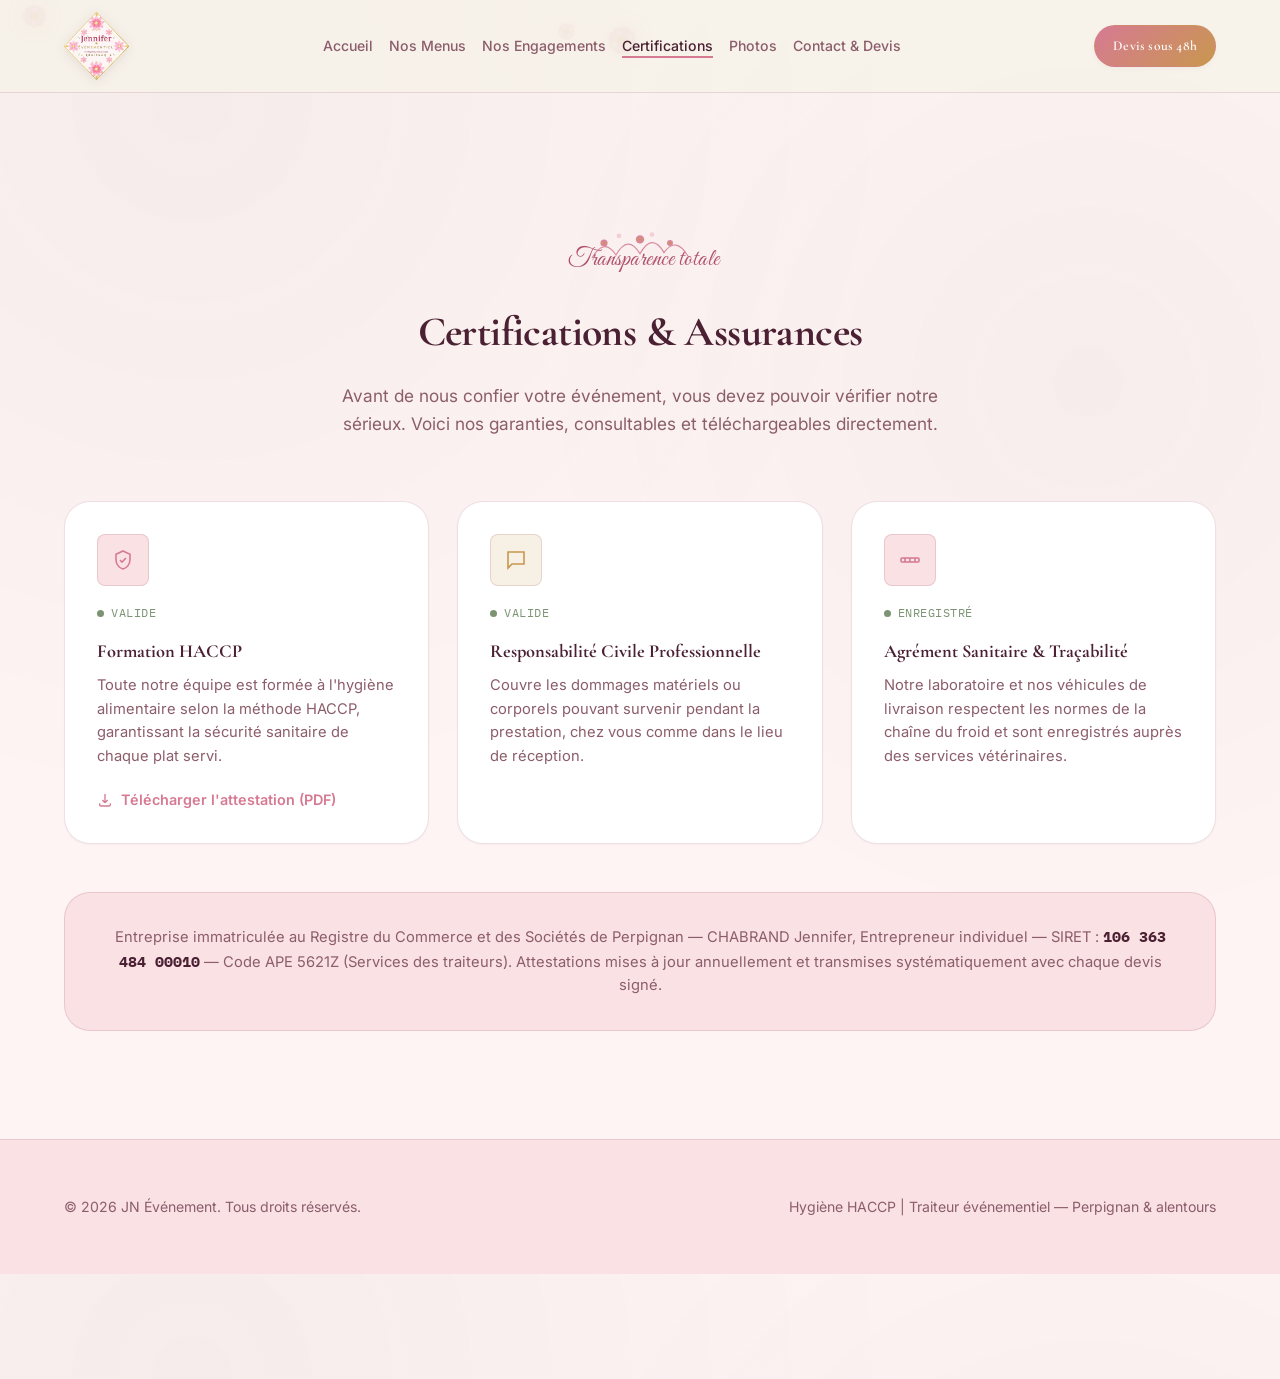
<file: certifications.html>
<!DOCTYPE html>
<html lang="fr">
<head>
<meta charset="UTF-8">
<meta name="viewport" content="width=device-width, initial-scale=1.0">
<title>Certifications &amp; Assurances — JN Événement</title>
<meta name="description" content="Formation HACCP, assurance RC Professionnelle traiteur, agrément sanitaire : consultez et téléchargez nos attestations.">
<meta property="og:type" content="website">
<meta property="og:title" content="Certifications & Assurances — JN Événement">
<meta property="og:description" content="Formation HACCP, assurance RC Professionnelle traiteur, agrément sanitaire : consultez et téléchargez nos attestations.">
<meta property="og:image" content="https://jennifer-evenement.com/og-image.png">
<meta property="og:url" content="https://jennifer-evenement.com/certifications.html">
<meta property="og:locale" content="fr_FR">
<link rel="preconnect" href="https://fonts.googleapis.com">
<link rel="preconnect" href="https://fonts.gstatic.com" crossorigin>
<link href="https://fonts.googleapis.com/css2?family=Space+Grotesk:wght@500;700&family=Inter:wght@400;500;600;700&family=IBM+Plex+Mono:wght@500;600&display=swap" rel="stylesheet">
<link rel="stylesheet" href="style.css">
<link rel="icon" type="image/png" sizes="512x512" href="favicon-512.png">
<link rel="icon" type="image/png" sizes="192x192" href="favicon-192.png">
<link rel="icon" type="image/png" sizes="32x32" href="favicon-32.png">
<link rel="apple-touch-icon" href="apple-touch-icon.png">
</head>

<body>
<div id="jn-scroll-progress"></div>
<div id="page-loader">
  <div class="loader-mark">JN <span>ÉVÉNEMENT</span> <span class="loader-dot"></span></div>
</div>

<header>
  <div class="nav wrap">
    <div class="brand" id="brand-logo"><img src="img/logo.png" alt="Jennifer Événementiel" class="brand-logo-img"></div>
    <ul id="nav-menu">
      <li><a href="index.html">Accueil</a></li>
      <li><a href="menus.html">Nos Menus</a></li>
      <li><a href="engagements.html">Nos Engagements</a></li>
      <li><a href="certifications.html" class="active">Certifications</a></li>
      <li><a href="realisations.html">Photos</a></li>
      <li><a href="contact.html">Contact &amp; Devis</a></li>
    </ul>
    <div class="header-social" style="display:flex; align-items:center; gap:8px; margin-right:10px;">
      <a href="https://www.facebook.com/share/1PjYWkXUKU/?mibextid=wwXIfr" target="_blank" rel="noopener" aria-label="Facebook" style="width:30px; height:30px; border-radius:50%; background:#1877F2; display:flex; align-items:center; justify-content:center; flex-shrink:0;">
        <svg width="15" height="15" viewBox="0 0 24 24" fill="white"><path d="M22 12c0-5.523-4.477-10-10-10S2 6.477 2 12c0 4.991 3.657 9.128 8.438 9.878v-6.987h-2.54V12h2.54V9.797c0-2.506 1.492-3.89 3.777-3.89 1.094 0 2.238.195 2.238.195v2.46h-1.26c-1.243 0-1.63.771-1.63 1.562V12h2.773l-.443 2.89h-2.33v6.988C18.343 21.128 22 16.991 22 12z"/></svg>
      </a>
      <a href="https://www.instagram.com/jenniferevenement?igsh=cGhldnp1eXBiN2Ni&utm_source=qr" target="_blank" rel="noopener" aria-label="Instagram" style="width:30px; height:30px; border-radius:50%; background:radial-gradient(circle at 30% 107%, #fdf497 0%, #fdf497 5%, #fd5949 45%, #d6249f 60%, #285AEB 90%); display:flex; align-items:center; justify-content:center; flex-shrink:0;">
        <svg width="15" height="15" viewBox="0 0 24 24" fill="white"><path d="M12 2c2.717 0 3.056.01 4.122.06 1.065.05 1.79.217 2.428.465.66.256 1.216.6 1.772 1.153a4.908 4.908 0 0 1 1.153 1.772c.247.637.415 1.363.465 2.428.047 1.066.06 1.405.06 4.122 0 2.717-.01 3.056-.06 4.122-.05 1.065-.218 1.79-.465 2.428a4.883 4.883 0 0 1-1.153 1.772 4.915 4.915 0 0 1-1.772 1.153c-.637.247-1.363.415-2.428.465-1.066.047-1.405.06-4.122.06-2.717 0-3.056-.01-4.122-.06-1.065-.05-1.79-.218-2.428-.465a4.89 4.89 0 0 1-1.772-1.153 4.904 4.904 0 0 1-1.153-1.772c-.248-.637-.415-1.363-.465-2.428C2.013 15.056 2 14.717 2 12c0-2.717.01-3.056.06-4.122.05-1.066.217-1.79.465-2.428a4.88 4.88 0 0 1 1.153-1.772A4.897 4.897 0 0 1 5.45 2.525c.638-.248 1.362-.415 2.428-.465C8.944 2.013 9.283 2 12 2zm0 5a5 5 0 1 0 0 10 5 5 0 0 0 0-10zm0 8.25a3.25 3.25 0 1 1 0-6.5 3.25 3.25 0 0 1 0 6.5zm6.4-8.9a1.2 1.2 0 1 1-2.4 0 1.2 1.2 0 0 1 2.4 0z"/></svg>
      </a>
      <a href="https://www.tiktok.com/@jenniferevenement?_r=1&_t=ZN-98IixrwKFFO" target="_blank" rel="noopener" aria-label="TikTok" style="width:30px; height:30px; border-radius:50%; background:#000000; display:flex; align-items:center; justify-content:center; flex-shrink:0;">
        <svg width="15" height="15" viewBox="0 0 24 24" fill="white"><path d="M16.6 5.82s.51.5 0 0A4.278 4.278 0 0 1 15.54 3h-3.09v12.4a2.592 2.592 0 0 1-2.59 2.5c-1.42 0-2.6-1.16-2.6-2.6 0-1.72 1.66-3.01 3.37-2.48V9.66c-3.45-.46-6.47 2.22-6.47 5.64 0 3.33 2.76 5.7 5.69 5.7 3.14 0 5.69-2.55 5.69-5.7V9.01a7.35 7.35 0 0 0 4.3 1.38V7.3s-1.88.09-3.24-1.48z"/></svg>
      </a>
    </div>
    <a href="contact.html" class="btn btn-primary header-btn">Devis sous 48h</a>
    <button class="menu-toggle" id="menu-btn">☰</button>
  </div>
</header>

<section class="section" style="margin-top: 40px;">
  <div class="wrap">
    <div class="section-head reveal">
      <div class="eyebrow" style="justify-content:center;">Transparence totale</div>
      <h1>Certifications &amp; Assurances</h1>
      <p>Avant de nous confier votre événement, vous devez pouvoir vérifier notre sérieux. Voici nos garanties, consultables et téléchargeables directement.</p>
    </div>

    <div class="cert-grid reveal-stagger">
      <div class="cert-card">
        <div class="icon-badge"><svg viewBox="0 0 24 24"><path d="M12 3l7 3.2v5.3c0 4.6-3 8.6-7 9.5-4-.9-7-4.9-7-9.5V6.2L12 3z"/><path d="M9 12l2 2 4-4"/></svg></div>
        <span class="cert-status">Valide</span>
        <h3>Formation HACCP</h3>
        <p>Toute notre équipe est formée à l'hygiène alimentaire selon la méthode HACCP, garantissant la sécurité sanitaire de chaque plat servi.</p>
        <!-- Remplacez ce lien par l'attestation de formation HACCP réelle, au format PDF -->
        <a href="documents/attestation-haccp.pdf" target="_blank" rel="noopener" class="cert-download"><svg viewBox="0 0 24 24"><path d="M12 3v13m0 0l-4-4m4 4l4-4"/><path d="M4 17v2a2 2 0 002 2h12a2 2 0 002-2v-2"/></svg>Télécharger l'attestation (PDF)</a>
      </div>

      <div class="cert-card">
        <div class="icon-badge"><svg viewBox="0 0 24 24"><path d="M4 4h16v12H8l-4 4V4z"/></svg></div>
        <span class="cert-status">Valide</span>
        <h3>Responsabilité Civile Professionnelle</h3>
        <p>Couvre les dommages matériels ou corporels pouvant survenir pendant la prestation, chez vous comme dans le lieu de réception.</p>
      </div>

      <div class="cert-card">
        <div class="icon-badge"><svg viewBox="0 0 24 24"><rect x="3" y="10" width="18" height="4" rx="1"/><line x1="7" y1="10" x2="7" y2="14"/><line x1="12" y1="10" x2="12" y2="14"/><line x1="17" y1="10" x2="17" y2="14"/></svg></div>
        <span class="cert-status">Enregistré</span>
        <h3>Agrément Sanitaire &amp; Traçabilité</h3>
        <p>Notre laboratoire et nos véhicules de livraison respectent les normes de la chaîne du froid et sont enregistrés auprès des services vétérinaires.</p>
      </div>
    </div>

    <div class="siret-box reveal">
      <p>Entreprise immatriculée au Registre du Commerce et des Sociétés de Perpignan — CHABRAND Jennifer, Entrepreneur individuel — SIRET : <strong>106 363 484 00010</strong> — Code APE 5621Z (Services des traiteurs). Attestations mises à jour annuellement et transmises systématiquement avec chaque devis signé.</p>
    </div>
  </div>
</section>

<footer>
  <div class="wrap footer-wrap">
    <div>© <span id="year"></span> JN Événement. Tous droits réservés.</div>
    <div>Hygiène HACCP | Traiteur événementiel — Perpignan & alentours</div>
  </div>
</footer>

<div class="mobile-action-bar">
  <a href="tel:0600000000" class="call-btn">📞 Appeler</a>
  <a href="contact.html" class="devis-btn">📝 Devis gratuit</a>
</div>

<script>
  document.getElementById('year').textContent = new Date().getFullYear();
  const menuBtn = document.getElementById('menu-btn');
  const navMenu = document.getElementById('nav-menu');
  let jcSavedScrollY = 0;
  function jcLockPageScroll() {
    jcSavedScrollY = window.scrollY || window.pageYOffset || 0;
    document.documentElement.style.overscrollBehavior = 'none';
    document.body.style.position = 'fixed';
    document.body.style.top = (-jcSavedScrollY) + 'px';
    document.body.style.left = '0'; document.body.style.right = '0'; document.body.style.width = '100%';
  }
  function jcUnlockPageScroll() {
    document.documentElement.style.overscrollBehavior = '';
    document.body.style.position = ''; document.body.style.top = ''; document.body.style.left = '';
    document.body.style.right = ''; document.body.style.width = '';
    window.scrollTo(0, jcSavedScrollY);
  }
  menuBtn.addEventListener('click', () => {
    const isOpen = navMenu.classList.toggle('active');
    menuBtn.textContent = isOpen ? '✕' : '☰';
    if (isOpen) { jcLockPageScroll(); } else { jcUnlockPageScroll(); }
  });
  navMenu.querySelectorAll('a').forEach(link => {
    link.addEventListener('click', () => { navMenu.classList.remove('active'); menuBtn.textContent = '☰'; jcUnlockPageScroll(); });
  });
  window.addEventListener('pageshow', () => { navMenu.classList.remove('active'); menuBtn.textContent = '☰'; jcUnlockPageScroll(); });
  window.addEventListener('load', () => {
    document.body.classList.add('loaded');
    const loader = document.getElementById('page-loader');
    if (loader) loader.classList.add('hidden');
  });
  const revealEls = document.querySelectorAll('.reveal, .reveal-stagger');
  if ('IntersectionObserver' in window && revealEls.length) {
    const io = new IntersectionObserver((entries) => {
      entries.forEach(entry => { if (entry.isIntersecting) { entry.target.classList.add('visible'); io.unobserve(entry.target); } });
    }, { threshold: 0.15, rootMargin: '0px 0px -40px 0px' });
    revealEls.forEach(el => io.observe(el));
  } else { revealEls.forEach(el => el.classList.add('visible')); }
</script>
<script src="admin.js" defer></script>
</body>

</html>
</file>
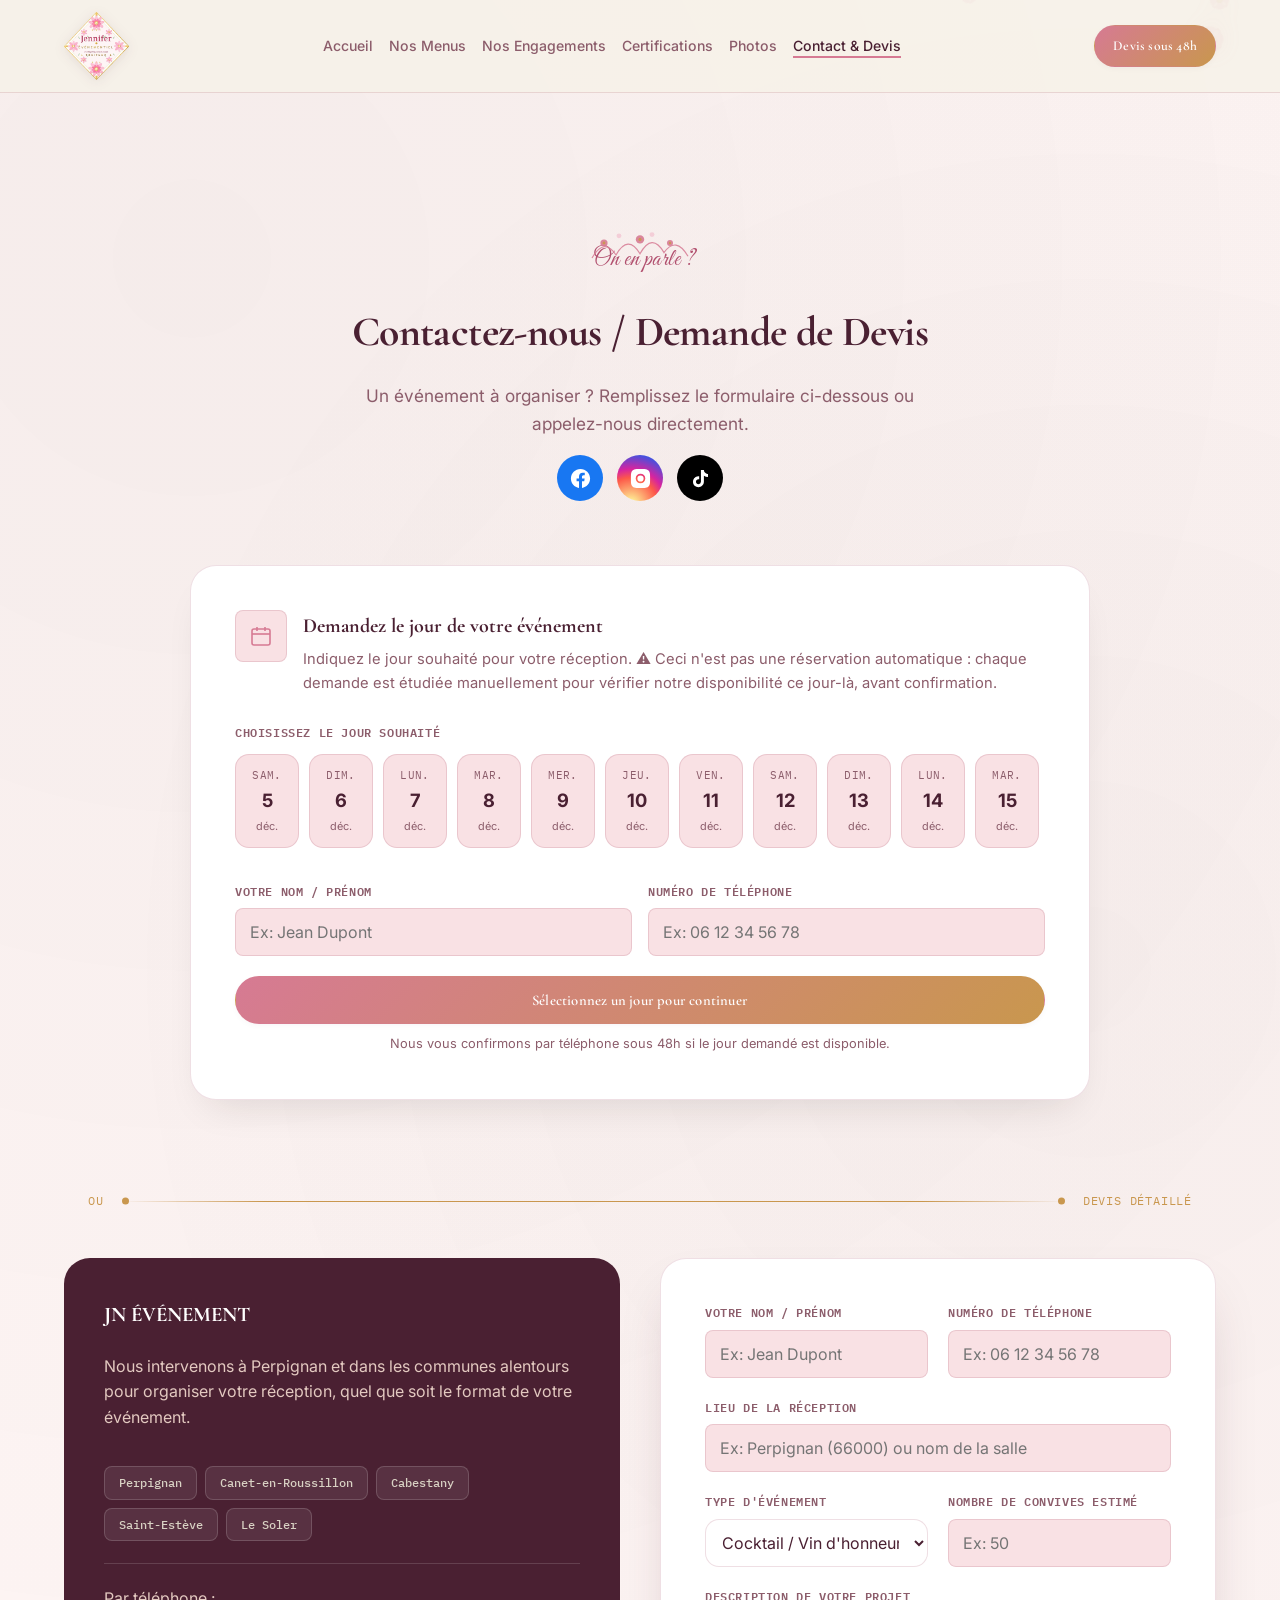
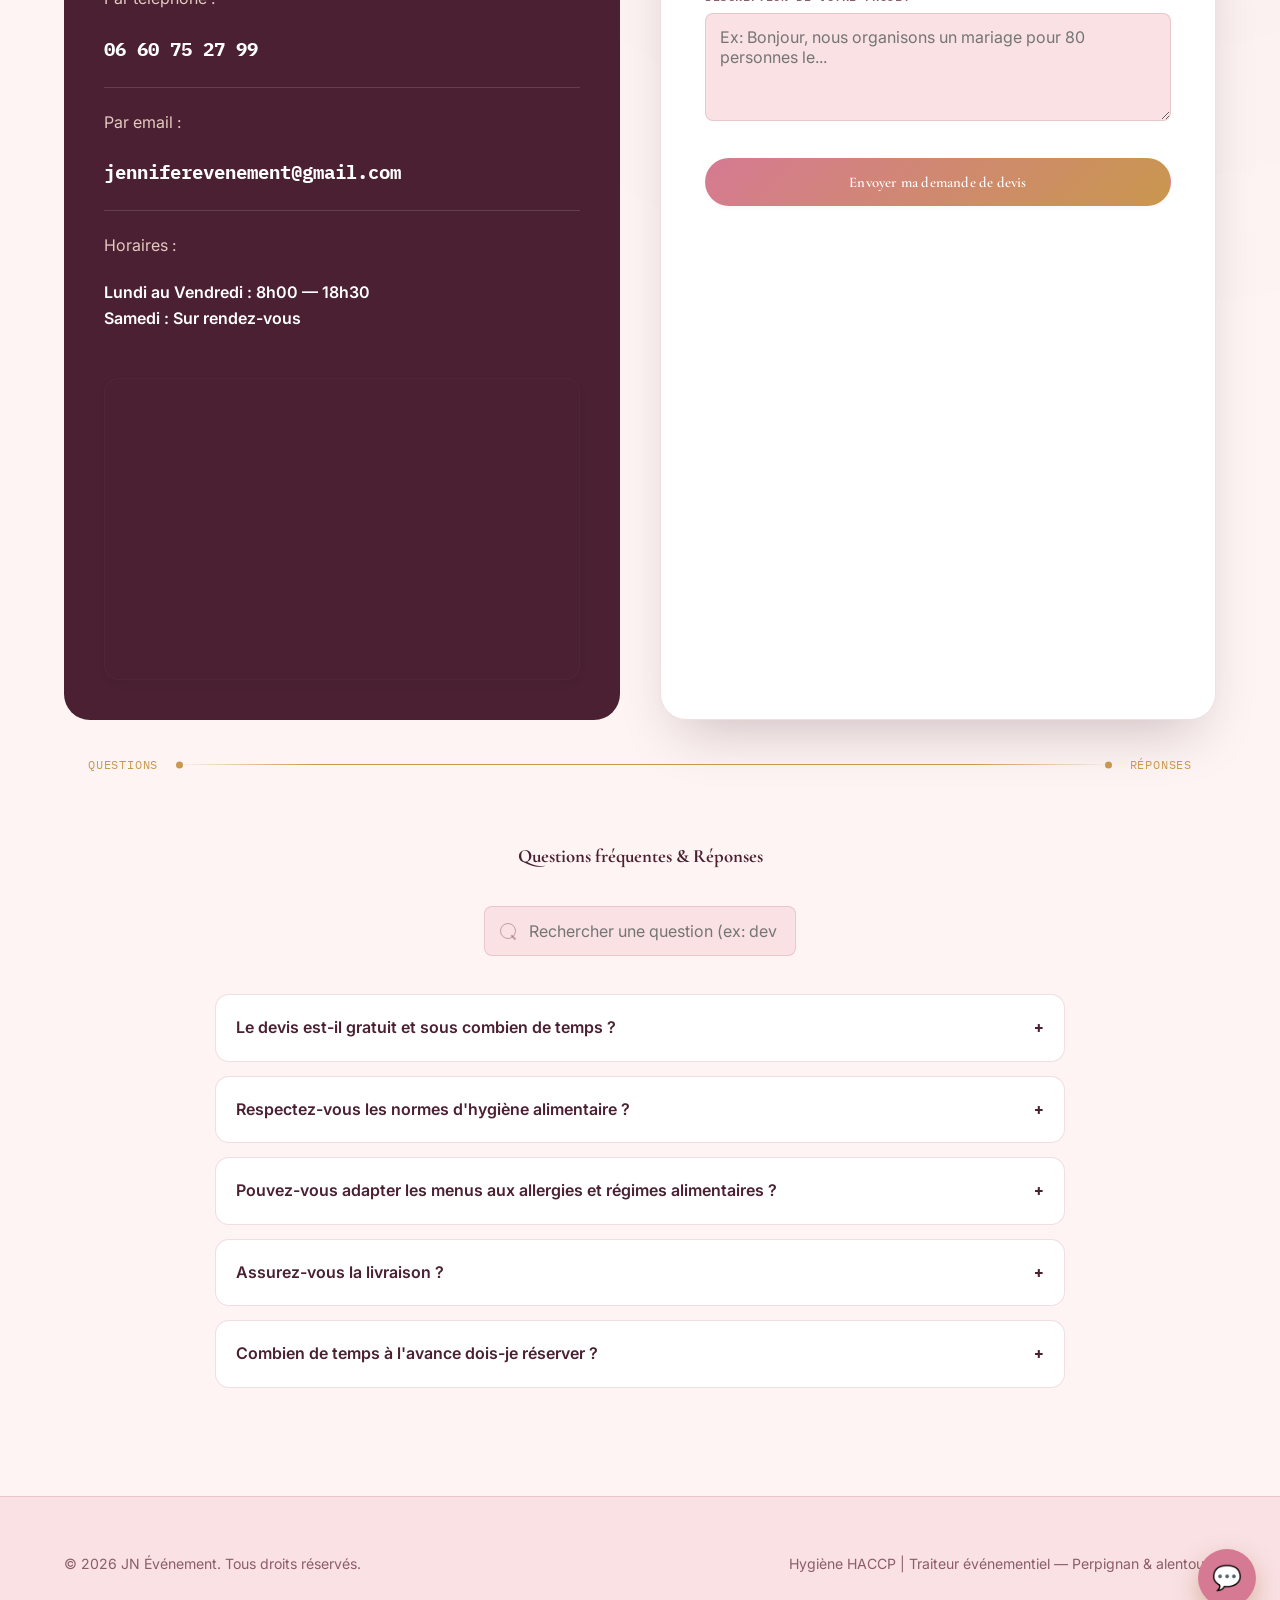
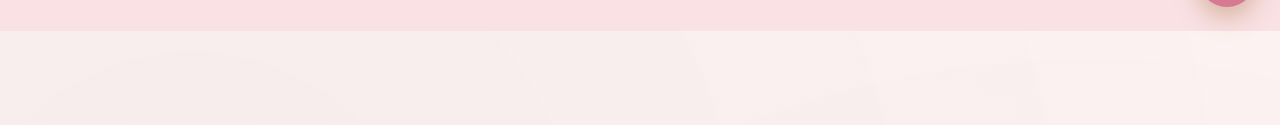
<file: contact.html>
<!DOCTYPE html>
<html lang="fr">
<head>
<meta charset="UTF-8">
<meta name="viewport" content="width=device-width, initial-scale=1.0">
<title>Contact &amp; Devis — JN Événement</title>
<meta name="description" content="Demandez votre devis gratuit sous 48h. Traiteur événementiel pour mariages, anniversaires et réceptions privées.">
<meta property="og:type" content="website">
<meta property="og:title" content="Contact & Devis — JN Événement">
<meta property="og:description" content="Demandez votre devis gratuit sous 48h. Traiteur événementiel pour mariages, anniversaires et réceptions privées.">
<meta property="og:image" content="https://jennifer-evenement.com/og-image.png">
<meta property="og:url" content="https://jennifer-evenement.com/contact.html">
<meta property="og:locale" content="fr_FR">
<link rel="preconnect" href="https://fonts.googleapis.com">
<link rel="preconnect" href="https://fonts.gstatic.com" crossorigin>
<link href="https://fonts.googleapis.com/css2?family=Space+Grotesk:wght@500;700&family=Inter:wght@400;500;600;700&family=IBM+Plex+Mono:wght@500;600&display=swap" rel="stylesheet">
<link rel="stylesheet" href="style.css">
<style>
  .contact-wrapper { display: grid; grid-template-columns: repeat(auto-fit, minmax(min(320px, 100%), 1fr)); gap: 40px; margin-top: 40px; }
  .contact-wrapper > * { min-width: 0; }
  .contact-info-box { background: var(--text); color: white; padding: 40px; border-radius: var(--radius-lg); display: flex; flex-direction: column; gap: 22px; }
  @media (max-width: 600px) {
    .contact-wrapper { gap: 20px; }
    .contact-info-box, .form-box { padding: 24px; }
  }
  .contact-info-box h3 { color: white; font-size: 1.3rem; }
  .info-link { color: white; text-decoration: none; font-size: 1.2rem; font-weight: bold; display: inline-flex; align-items: center; gap: 10px; font-family: var(--font-mono); max-width: 100%; word-break: break-word; overflow-wrap: anywhere; }
  .info-link:hover { color: var(--accent); }

  .faq-container { max-width: 850px; margin: 60px auto 0 auto; display: flex; flex-direction: column; gap: 14px; }

  .thankyou-section {
    display: none; background: var(--panel); padding: 60px 40px; border-radius: var(--radius-lg);
    max-width: 600px; margin: 40px auto; text-align: center; box-shadow: 0 24px 48px -16px rgba(33,27,18,0.2);
    border: 1px solid var(--border);
  }
  .thankyou-section.show { display: block; }
  .thankyou-icon { font-size: 3.5rem; color: var(--success); margin-bottom: 20px; }
  .thankyou-section h3 { font-size: 1.7rem; color: var(--text); margin-bottom: 16px; }
  .thankyou-section p { color: var(--text-muted); font-size: 1.05rem; line-height: 1.6; margin-bottom: 30px; }
</style>
<link rel="icon" type="image/png" sizes="512x512" href="favicon-512.png">
<link rel="icon" type="image/png" sizes="192x192" href="favicon-192.png">
<link rel="icon" type="image/png" sizes="32x32" href="favicon-32.png">
<link rel="apple-touch-icon" href="apple-touch-icon.png">
</head>

<body>
<div id="jn-scroll-progress"></div>
<div id="page-loader">
  <div class="loader-mark">JN <span>ÉVÉNEMENT</span> <span class="loader-dot"></span></div>
</div>

<header>
  <div class="nav wrap">
    <div class="brand" id="brand-logo"><img src="img/logo.png" alt="Jennifer Événementiel" class="brand-logo-img"></div>
    <ul id="nav-menu">
      <li><a href="index.html">Accueil</a></li>
      <li><a href="menus.html">Nos Menus</a></li>
      <li><a href="engagements.html">Nos Engagements</a></li>
      <li><a href="certifications.html">Certifications</a></li>
      <li><a href="realisations.html">Photos</a></li>
      <li><a href="contact.html" class="active">Contact &amp; Devis</a></li>
    </ul>
    <div class="header-social" style="display:flex; align-items:center; gap:8px; margin-right:10px;">
      <a href="https://www.facebook.com/share/1PjYWkXUKU/?mibextid=wwXIfr" target="_blank" rel="noopener" aria-label="Facebook" style="width:30px; height:30px; border-radius:50%; background:#1877F2; display:flex; align-items:center; justify-content:center; flex-shrink:0;">
        <svg width="15" height="15" viewBox="0 0 24 24" fill="white"><path d="M22 12c0-5.523-4.477-10-10-10S2 6.477 2 12c0 4.991 3.657 9.128 8.438 9.878v-6.987h-2.54V12h2.54V9.797c0-2.506 1.492-3.89 3.777-3.89 1.094 0 2.238.195 2.238.195v2.46h-1.26c-1.243 0-1.63.771-1.63 1.562V12h2.773l-.443 2.89h-2.33v6.988C18.343 21.128 22 16.991 22 12z"/></svg>
      </a>
      <a href="https://www.instagram.com/jenniferevenement?igsh=cGhldnp1eXBiN2Ni&utm_source=qr" target="_blank" rel="noopener" aria-label="Instagram" style="width:30px; height:30px; border-radius:50%; background:radial-gradient(circle at 30% 107%, #fdf497 0%, #fdf497 5%, #fd5949 45%, #d6249f 60%, #285AEB 90%); display:flex; align-items:center; justify-content:center; flex-shrink:0;">
        <svg width="15" height="15" viewBox="0 0 24 24" fill="white"><path d="M12 2c2.717 0 3.056.01 4.122.06 1.065.05 1.79.217 2.428.465.66.256 1.216.6 1.772 1.153a4.908 4.908 0 0 1 1.153 1.772c.247.637.415 1.363.465 2.428.047 1.066.06 1.405.06 4.122 0 2.717-.01 3.056-.06 4.122-.05 1.065-.218 1.79-.465 2.428a4.883 4.883 0 0 1-1.153 1.772 4.915 4.915 0 0 1-1.772 1.153c-.637.247-1.363.415-2.428.465-1.066.047-1.405.06-4.122.06-2.717 0-3.056-.01-4.122-.06-1.065-.05-1.79-.218-2.428-.465a4.89 4.89 0 0 1-1.772-1.153 4.904 4.904 0 0 1-1.153-1.772c-.248-.637-.415-1.363-.465-2.428C2.013 15.056 2 14.717 2 12c0-2.717.01-3.056.06-4.122.05-1.066.217-1.79.465-2.428a4.88 4.88 0 0 1 1.153-1.772A4.897 4.897 0 0 1 5.45 2.525c.638-.248 1.362-.415 2.428-.465C8.944 2.013 9.283 2 12 2zm0 5a5 5 0 1 0 0 10 5 5 0 0 0 0-10zm0 8.25a3.25 3.25 0 1 1 0-6.5 3.25 3.25 0 0 1 0 6.5zm6.4-8.9a1.2 1.2 0 1 1-2.4 0 1.2 1.2 0 0 1 2.4 0z"/></svg>
      </a>
      <a href="https://www.tiktok.com/@jenniferevenement?_r=1&_t=ZN-98IixrwKFFO" target="_blank" rel="noopener" aria-label="TikTok" style="width:30px; height:30px; border-radius:50%; background:#000000; display:flex; align-items:center; justify-content:center; flex-shrink:0;">
        <svg width="15" height="15" viewBox="0 0 24 24" fill="white"><path d="M16.6 5.82s.51.5 0 0A4.278 4.278 0 0 1 15.54 3h-3.09v12.4a2.592 2.592 0 0 1-2.59 2.5c-1.42 0-2.6-1.16-2.6-2.6 0-1.72 1.66-3.01 3.37-2.48V9.66c-3.45-.46-6.47 2.22-6.47 5.64 0 3.33 2.76 5.7 5.69 5.7 3.14 0 5.69-2.55 5.69-5.7V9.01a7.35 7.35 0 0 0 4.3 1.38V7.3s-1.88.09-3.24-1.48z"/></svg>
      </a>
    </div>
    <a href="contact.html" class="btn btn-primary header-btn">Devis sous 48h</a>
    <button class="menu-toggle" id="menu-btn">☰</button>
  </div>
</header>

<section class="section" style="margin-top: 40px;">
  <div class="wrap">

    <!-- BLOC DE REMERCIEMENT (S'ACTIVE APRÈS L'ENVOI) -->
    <div id="thankyou-block" class="thankyou-section">
      <div class="thankyou-icon"><svg viewBox="0 0 24 24" width="1em" height="1em" style="stroke:currentColor; fill:none; stroke-width:1.5; vertical-align:-0.15em;"><circle cx="12" cy="12" r="9"/><path d="M8 12.5l2.5 2.5L16 9"/></svg></div>
      <h3>Demande de devis reçue !</h3>
      <p>Merci pour votre confiance. Vos informations ont bien été transmises. Nous étudions votre événement et nous vous recontactons par téléphone sous 48 heures.</p>
      <a href="index.html" class="btn btn-primary">Retour à l'accueil</a>
    </div>

    <!-- CONTENU PRINCIPAL DU FORMULAIRE -->
    <div id="main-contact-content">
      <div class="section-head reveal">
        <div class="eyebrow" style="justify-content:center;">On en parle ?</div>
        <h1>Contactez-nous / Demande de Devis</h1>
        <p>Un événement à organiser ? Remplissez le formulaire ci-dessous ou appelez-nous directement.</p>
        <div style="display:flex; justify-content:center; align-items:center; gap:14px; margin-top:18px;">
          <a href="https://www.facebook.com/share/1PjYWkXUKU/?mibextid=wwXIfr" target="_blank" rel="noopener" aria-label="Facebook" style="width:46px; height:46px; border-radius:50%; background:#1877F2; display:flex; align-items:center; justify-content:center; transition: transform 0.2s;" onmouseover="this.style.transform='scale(1.1)'" onmouseout="this.style.transform='scale(1)'">
            <svg width="23" height="23" viewBox="0 0 24 24" fill="white"><path d="M22 12c0-5.523-4.477-10-10-10S2 6.477 2 12c0 4.991 3.657 9.128 8.438 9.878v-6.987h-2.54V12h2.54V9.797c0-2.506 1.492-3.89 3.777-3.89 1.094 0 2.238.195 2.238.195v2.46h-1.26c-1.243 0-1.63.771-1.63 1.562V12h2.773l-.443 2.89h-2.33v6.988C18.343 21.128 22 16.991 22 12z"/></svg>
          </a>
          <a href="https://www.instagram.com/jenniferevenement?igsh=cGhldnp1eXBiN2Ni&utm_source=qr" target="_blank" rel="noopener" aria-label="Instagram" style="width:46px; height:46px; border-radius:50%; background:radial-gradient(circle at 30% 107%, #fdf497 0%, #fdf497 5%, #fd5949 45%, #d6249f 60%, #285AEB 90%); display:flex; align-items:center; justify-content:center; transition: transform 0.2s;" onmouseover="this.style.transform='scale(1.1)'" onmouseout="this.style.transform='scale(1)'">
            <svg width="23" height="23" viewBox="0 0 24 24" fill="white"><path d="M12 2c2.717 0 3.056.01 4.122.06 1.065.05 1.79.217 2.428.465.66.256 1.216.6 1.772 1.153a4.908 4.908 0 0 1 1.153 1.772c.247.637.415 1.363.465 2.428.047 1.066.06 1.405.06 4.122 0 2.717-.01 3.056-.06 4.122-.05 1.065-.218 1.79-.465 2.428a4.883 4.883 0 0 1-1.153 1.772 4.915 4.915 0 0 1-1.772 1.153c-.637.247-1.363.415-2.428.465-1.066.047-1.405.06-4.122.06-2.717 0-3.056-.01-4.122-.06-1.065-.05-1.79-.218-2.428-.465a4.89 4.89 0 0 1-1.772-1.153 4.904 4.904 0 0 1-1.153-1.772c-.248-.637-.415-1.363-.465-2.428C2.013 15.056 2 14.717 2 12c0-2.717.01-3.056.06-4.122.05-1.066.217-1.79.465-2.428a4.88 4.88 0 0 1 1.153-1.772A4.897 4.897 0 0 1 5.45 2.525c.638-.248 1.362-.415 2.428-.465C8.944 2.013 9.283 2 12 2zm0 5a5 5 0 1 0 0 10 5 5 0 0 0 0-10zm0 8.25a3.25 3.25 0 1 1 0-6.5 3.25 3.25 0 0 1 0 6.5zm6.4-8.9a1.2 1.2 0 1 1-2.4 0 1.2 1.2 0 0 1 2.4 0z"/></svg>
          </a>
          <a href="https://www.tiktok.com/@jenniferevenement?_r=1&_t=ZN-98IixrwKFFO" target="_blank" rel="noopener" aria-label="TikTok" style="width:46px; height:46px; border-radius:50%; background:#000000; display:flex; align-items:center; justify-content:center; transition: transform 0.2s;" onmouseover="this.style.transform='scale(1.1)'" onmouseout="this.style.transform='scale(1)'">
            <svg width="23" height="23" viewBox="0 0 24 24" fill="white"><path d="M16.6 5.82s.51.5 0 0A4.278 4.278 0 0 1 15.54 3h-3.09v12.4a2.592 2.592 0 0 1-2.59 2.5c-1.42 0-2.6-1.16-2.6-2.6 0-1.72 1.66-3.01 3.37-2.48V9.66c-3.45-.46-6.47 2.22-6.47 5.64 0 3.33 2.76 5.7 5.69 5.7 3.14 0 5.69-2.55 5.69-5.7V9.01a7.35 7.35 0 0 0 4.3 1.38V7.3s-1.88.09-3.24-1.48z"/></svg>
          </a>
        </div>
      </div>

      <!-- DEMANDE DE JOUR POUR VOTRE ÉVÉNEMENT -->
      <div class="booking-box reveal" style="margin-bottom:56px;">
        <div class="booking-intro">
          <div class="icon-badge"><svg viewBox="0 0 24 24"><rect x="3" y="5" width="18" height="16" rx="2"/><line x1="3" y1="10" x2="21" y2="10"/><line x1="8" y1="3" x2="8" y2="7"/><line x1="16" y1="3" x2="16" y2="7"/></svg></div>
          <div>
            <h3>Demandez le jour de votre événement</h3>
            <p>Indiquez le jour souhaité pour votre réception. ⚠️ Ceci n'est pas une réservation automatique : chaque demande est étudiée manuellement pour vérifier notre disponibilité ce jour-là, avant confirmation.</p>
          </div>
        </div>

        <span class="booking-step-label">Choisissez le jour souhaité</span>
        <div class="booking-dates" id="booking-dates"></div>

        <div class="booking-summary" id="booking-summary"></div>

        <form action="https://formsubmit.co/jenniferevenement@gmail.com" method="POST" id="booking-form" data-jn-quote-form>
          <input type="hidden" name="_next" value="https://jennifer-evenement.com/merci.html">
          <input type="hidden" name="_subject" value="Nouvelle demande de jour - JN Événement">
          <input type="hidden" name="_captcha" value="false">
          <input type="text" name="_honey" style="display:none">
          <input type="hidden" name="Jour_Souhaite" id="booking-date-input">
          <input type="hidden" name="Statut" value="En attente de confirmation de disponibilité">
          <div class="booking-mini-grid" style="margin-bottom:20px;">
            <div class="form-group">
              <label>Votre Nom / Prénom</label>
              <input type="text" name="Nom_Prenom" required minlength="2" pattern="^[a-zA-ZÀ-ÿ\s\-'\.]+$" placeholder="Ex: Jean Dupont">
            </div>
            <div class="form-group">
              <label>Numéro de Téléphone</label>
              <input type="tel" name="Telephone" required pattern="^(?:(?:\+|00)33|0)\s*[1-9](?:[\s.-]*\d{2}){4}$" placeholder="Ex: 06 12 34 56 78">
            </div>
          </div>
          <button type="submit" class="btn btn-primary" id="booking-submit" style="width:100%; padding:14px;" disabled>Sélectionnez un jour pour continuer</button>
          <p style="font-size:0.8rem; color:var(--text-muted); margin-top:10px; text-align:center;">Nous vous confirmons par téléphone sous 48h si le jour demandé est disponible.</p>
        </form>
      </div>

      <div class="chalk-divider" aria-hidden="true">
        <span class="chalk-label">Ou</span>
        <span class="chalk-line"></span>
        <span class="chalk-label">Devis détaillé</span>
      </div>

      <div class="contact-wrapper reveal-stagger">
        <div class="contact-info-box">
          <h3>JN ÉVÉNEMENT</h3>
          <p style="color:#E3C9C0;">Nous intervenons à Perpignan et dans les communes alentours pour organiser votre réception, quel que soit le format de votre événement.</p>
          <div class="zone-tags" id="zone-tags-container">
            <span>Perpignan</span><span>Canet-en-Roussillon</span><span>Cabestany</span><span>Saint-Estève</span><span>Le Soler</span>
          </div>
          <hr style="border:none; border-top:1px solid rgba(255,255,255,0.14);">
          <p style="color:#E3C9C0;">Par téléphone :</p>
          <a href="tel:0600000000" class="info-link" data-jn-phone-link><span data-jn-phone-text>06 00 00 00 00</span></a>
          <hr style="border:none; border-top:1px solid rgba(255,255,255,0.14);">
          <p style="color:#E3C9C0;">Par email :</p>
          <a href="mailto:jenniferevenement@gmail.com" class="info-link"><span data-jn-email-text>jenniferevenement@gmail.com</span></a>
          <hr style="border:none; border-top:1px solid rgba(255,255,255,0.14);">
          <p style="color:#E3C9C0;">Horaires :</p>
          <p style="font-weight: 600; margin: 0;">Lundi au Vendredi : 8h00 — 18h30<br>Samedi : Sur rendez-vous</p>
          <div class="map-wrap">
            <iframe src="https://www.google.com/maps?q=Pyr%C3%A9n%C3%A9es-Orientales&output=embed" loading="lazy" allowfullscreen referrerpolicy="no-referrer-when-downgrade"></iframe>
          </div>
        </div>

        <div class="form-box" style="margin: 0;">
          <form action="https://formsubmit.co/jenniferevenement@gmail.com" method="POST" data-jn-quote-form>
            <input type="hidden" name="_next" value="https://jennifer-evenement.com/contact.html?status=success">
            <input type="hidden" name="_subject" value="Nouveau Devis Client - JN Événement">
            <input type="hidden" name="_captcha" value="false">
            <input type="text" name="_honey" style="display:none">

            <div class="form-grid">
              <div class="form-group">
                <label>Votre Nom / Prénom</label>
                <input type="text" name="Nom_Prenom" required minlength="2" pattern="^[a-zA-ZÀ-ÿ\s\-'\.]+$" placeholder="Ex: Jean Dupont">
              </div>
              <div class="form-group">
                <label>Numéro de Téléphone</label>
                <input type="tel" name="Telephone" required pattern="^(?:(?:\+|00)33|0)\s*[1-9](?:[\s.-]*\d{2}){4}$" placeholder="Ex: 06 12 34 56 78">
              </div>
              <div class="form-group form-group-full">
                <label>Lieu de la réception</label>
                <input type="text" name="Lieu_Reception" required minlength="2" placeholder="Ex: Perpignan (66000) ou nom de la salle">
              </div>
              <div class="form-group">
                <label>Type d'événement</label>
                <select name="Type_Evenement" id="type-evenement-select" style="width:100%; padding:12px; border:1px solid var(--border); border-radius:var(--radius-md); background:white;">
                  <option value="cocktail-apero">Cocktail / Vin d'honneur</option>
                  <option value="dinatoire">Buffet dînatoire</option>
                  <option value="mariage-prestige">Mariage (repas assis)</option>
                  <option value="anniversaire-buffet">Anniversaire / Fête de famille</option>
                  <option value="brunch-bapteme">Brunch / Baptême</option>
                  <option value="autre">Autre événement</option>
                </select>
              </div>
              <div class="form-group">
                <label>Nombre de convives estimé</label>
                <input type="number" name="Nombre_Convives" min="1" placeholder="Ex: 50">
              </div>
              <div class="form-group form-group-full">
                <label>Description de votre projet</label>
                <textarea name="Message" id="message-textarea" rows="4" required minlength="10" placeholder="Ex: Bonjour, nous organisons un mariage pour 80 personnes le..."></textarea>
              </div>
            </div>
            <button type="submit" class="btn btn-primary" style="width: 100%; padding: 14px; margin-top: 15px;">Envoyer ma demande de devis</button>
          </form>
        </div>
      </div>
    </div>

    <!-- FAQ -->
    <div class="chalk-divider" aria-hidden="true">
      <span class="chalk-label">Questions</span>
      <span class="chalk-line"></span>
      <span class="chalk-label">Réponses</span>
    </div>
    <div class="faq-container reveal">
      <h3 style="text-align: center; margin-bottom: 20px; color: var(--text);">Questions fréquentes &amp; Réponses</h3>
      <div class="faq-search">
        <input type="text" id="faq-search-input" placeholder="Rechercher une question (ex: devis, allergies, délai...)">
      </div>
      <p class="faq-no-result" id="faq-no-result">Aucune question ne correspond à votre recherche. Essayez un autre mot-clé, ou <a href="tel:0600000000" style="color:var(--accent); font-weight:600;">appelez-nous directement</a>.</p>

      <div class="faq-item">
        <div class="faq-question">Le devis est-il gratuit et sous combien de temps ? <span class="faq-toggle">+</span></div>
        <div class="faq-answer">Oui, tous nos devis sont 100% gratuits et sans aucun engagement. Après un échange sur vos envies, nous vous envoyons une proposition chiffrée claire sous 48 heures.</div>
      </div>

      <div class="faq-item">
        <div class="faq-question">Respectez-vous les normes d'hygiène alimentaire ? <span class="faq-toggle">+</span></div>
        <div class="faq-answer">Absolument. Toute notre équipe est formée à la méthode HACCP et notre entreprise possède l'ensemble des assurances obligatoires, dont la Responsabilité Civile Professionnelle.</div>
      </div>

      <div class="faq-item">
        <div class="faq-question">Pouvez-vous adapter les menus aux allergies et régimes alimentaires ? <span class="faq-toggle">+</span></div>
        <div class="faq-answer">Oui, tout à fait. Signalez-nous les allergies, intolérances ou régimes particuliers (végétarien, végan, sans gluten...) lors de votre demande : nous adaptons systématiquement les recettes concernées.</div>
      </div>

      <div class="faq-item">
        <div class="faq-question">Assurez-vous la livraison ? <span class="faq-toggle">+</span></div>
        <div class="faq-answer">Oui, la livraison est toujours incluse, à l'heure convenue.</div>
      </div>

      <div class="faq-item">
        <div class="faq-question">Combien de temps à l'avance dois-je réserver ? <span class="faq-toggle">+</span></div>
        <div class="faq-answer">Pour un mariage ou un grand événement, nous recommandons de réserver 3 à 6 mois à l'avance. Pour un cocktail ou un anniversaire, 3 à 4 semaines suffisent généralement selon la période.</div>
      </div>
    </div>

  </div>
</section>

<footer>
  <div class="wrap footer-wrap">
    <div>© <span id="year"></span> JN Événement. Tous droits réservés.</div>
    <div>Hygiène HACCP | Traiteur événementiel — Perpignan & alentours</div>
  </div>
</footer>

<div class="mobile-action-bar">
  <a href="tel:0600000000" class="call-btn">📞 Appeler</a>
  <a href="contact.html" class="devis-btn">📝 Devis gratuit</a>
</div>

<!-- ASSISTANT / CHAT INTELLIGENT -->
<button class="assist-toggle" id="assist-toggle" aria-label="Ouvrir l'assistant">💬</button>
<div class="assist-panel" id="assist-panel">
  <div class="assist-header">
    <span class="dot"></span>
    <div>
      <strong>Assistant JN Événement</strong>
      <span>Répond à vos questions instantanément</span>
    </div>
  </div>
  <div class="assist-messages" id="assist-messages">
    <div class="assist-msg bot">Bonjour 👋 Je suis l'assistant de JN Événement. Posez-moi une question (devis, menus, allergies, délais, zone d'intervention...) ou choisissez une suggestion ci-dessous.</div>
  </div>
  <div class="assist-suggestions" id="assist-suggestions">
    <button type="button" data-q="Le devis est gratuit ?">💰 Devis gratuit ?</button>
    <button type="button" data-q="Quels sont vos menus ?">🍽️ Vos menus ?</button>
    <button type="button" data-q="Quelle est votre zone d'intervention ?">📍 Zone d'intervention</button>
    <button type="button" data-q="Pouvez-vous gérer les allergies ?">🌾 Allergies ?</button>
  </div>
  <div class="assist-input-row">
    <input type="text" id="assist-input" placeholder="Écrivez votre question...">
    <button type="button" id="assist-send" aria-label="Envoyer">➤</button>
  </div>
</div>

<script>
  document.getElementById('year').textContent = new Date().getFullYear();
  const menuBtn = document.getElementById('menu-btn');
  const navMenu = document.getElementById('nav-menu');
  let jcSavedScrollY = 0;
  function jcLockPageScroll() {
    jcSavedScrollY = window.scrollY || window.pageYOffset || 0;
    document.documentElement.style.overscrollBehavior = 'none';
    document.body.style.position = 'fixed';
    document.body.style.top = (-jcSavedScrollY) + 'px';
    document.body.style.left = '0'; document.body.style.right = '0'; document.body.style.width = '100%';
  }
  function jcUnlockPageScroll() {
    document.documentElement.style.overscrollBehavior = '';
    document.body.style.position = ''; document.body.style.top = ''; document.body.style.left = '';
    document.body.style.right = ''; document.body.style.width = '';
    window.scrollTo(0, jcSavedScrollY);
  }
  menuBtn.addEventListener('click', () => {
    const isOpen = navMenu.classList.toggle('active');
    menuBtn.textContent = isOpen ? '✕' : '☰';
    if (isOpen) { jcLockPageScroll(); } else { jcUnlockPageScroll(); }
  });
  navMenu.querySelectorAll('a').forEach(link => {
    link.addEventListener('click', () => { navMenu.classList.remove('active'); menuBtn.textContent = '☰'; jcUnlockPageScroll(); });
  });
  window.addEventListener('pageshow', () => { navMenu.classList.remove('active'); menuBtn.textContent = '☰'; jcUnlockPageScroll(); });

  document.querySelectorAll('.faq-question').forEach(q => {
    q.addEventListener('click', () => { q.parentElement.classList.toggle('active'); });
  });

  // ==========================================================
  // RÉSERVATION DE CRÉNEAU
  // ==========================================================
  (function initBooking(){
    const datesEl = document.getElementById('booking-dates');
    const summaryEl = document.getElementById('booking-summary');
    const dateInput = document.getElementById('booking-date-input');
    const submitBtn = document.getElementById('booking-submit');
    if (!datesEl) return;

    let selectedDate = null;

    function buildDates(){
      const days = [];
      let cursor = new Date();
      cursor.setDate(cursor.getDate() + 1);
      while (days.length < 30) {
        days.push(new Date(cursor));
        cursor.setDate(cursor.getDate() + 1);
      }
      return days;
    }
    function renderDates(){
      const days = buildDates();
      datesEl.innerHTML = '';
      days.forEach(d => {
        const chip = document.createElement('div');
        chip.className = 'date-chip';
        chip.innerHTML = `<span class="dow">${d.toLocaleDateString('fr-FR', { weekday: 'short' })}</span><span class="dom">${d.getDate()}</span><span class="mon">${d.toLocaleDateString('fr-FR', { month: 'short' })}</span>`;
        chip.addEventListener('click', () => selectDate(d, chip));
        datesEl.appendChild(chip);
      });
    }
    function selectDate(date, chip){
      selectedDate = date;
      datesEl.querySelectorAll('.date-chip').forEach(c => c.classList.remove('selected'));
      chip.classList.add('selected');
      const dateLabel = date.toLocaleDateString('fr-FR', { weekday: 'long', day: 'numeric', month: 'long', year: 'numeric' });
      dateInput.value = dateLabel;
      summaryEl.innerHTML = `📅 Jour demandé : <strong>${dateLabel}</strong>. Ce jour n'est pas encore confirmé — nous vérifions notre disponibilité et vous recontactons sous 48h. Complétez vos coordonnées ci-dessous.`;
      summaryEl.classList.add('show');
      submitBtn.disabled = false;
      submitBtn.textContent = 'Envoyer ma demande pour ce jour';
    }
    renderDates();
  })();

  // Recherche intelligente dans la FAQ
  const faqSearchInput = document.getElementById('faq-search-input');
  const faqNoResult = document.getElementById('faq-no-result');
  if (faqSearchInput) {
    faqSearchInput.addEventListener('input', () => {
      const term = faqSearchInput.value.trim().toLowerCase();
      let visibleCount = 0;
      document.querySelectorAll('.faq-item').forEach(item => {
        const match = term === '' || item.textContent.toLowerCase().includes(term);
        item.style.display = match ? '' : 'none';
        if (match) visibleCount++;
      });
      if (faqNoResult) faqNoResult.style.display = visibleCount === 0 ? 'block' : 'none';
    });
  }

  // Pré-remplissage du formulaire depuis l'estimateur / les cartes menus
  const params = new URLSearchParams(window.location.search);
  const typeParam = params.get('type');
  const guestsParam = params.get('guests');
  const typeSelect = document.getElementById('type-evenement-select');
  const messageTextarea = document.getElementById('message-textarea');
  const guestsInput = document.querySelector('input[name="Nombre_Convives"]');
  if (typeParam && typeSelect && [...typeSelect.options].some(o => o.value === typeParam)) {
    typeSelect.value = typeParam;
  }
  if (guestsParam && guestsInput) guestsInput.value = guestsParam;
  if (guestsParam && messageTextarea && !messageTextarea.value) {
    messageTextarea.placeholder = `Ex: Bonjour, nous prévoyons environ ${guestsParam} convives pour notre événement...`;
  }

  // Si l'URL contient "?status=success", on masque le formulaire et on montre le message de réussite
  const urlParams = new URLSearchParams(window.location.search);
  if (urlParams.get('status') === 'success') {
    document.getElementById('main-contact-content').style.display = 'none';
    document.getElementById('thankyou-block').classList.add('show');
  }

  // ==========================================================
  // ASSISTANT INTELLIGENT — recherche par mots-clés (100% local)
  // ==========================================================
  const KNOWLEDGE_BASE = [
    {
      keywords: ['devis', 'gratuit', 'prix', 'tarif', 'coût', 'cout', 'combien'],
      answer: "Nos devis sont 100% gratuits et sans engagement 💰. Utilisez notre estimateur de budget sur la page d'accueil pour un premier ordre d'idée selon le menu et le nombre de convives, puis contactez-nous pour un devis précis sous 48h."
    },
    {
      keywords: ['menu', 'menus', 'formule', 'formules', 'plat', 'plats'],
      answer: "Nous proposons 5 formules : Cocktail Apéritif, Dînatoire, Mariage Prestige, Anniversaire Buffet Familial et Brunch/Baptême 🍽️. Retrouvez le détail des plats et des prix sur notre page Nos Menus."
    },
    {
      keywords: ['hygiène', 'hygiene', 'haccp', 'assurance', 'garantie', 'sécurité', 'securite'],
      answer: "Oui, absolument 🛡️. Toute notre équipe est formée à la méthode HACCP et nous possédons les assurances obligatoires, dont la Responsabilité Civile Professionnelle."
    },
    {
      keywords: ['zone', 'intervention', 'où', 'ou', 'secteur', 'ville', 'département', 'departement', 'pyrénées', 'pyrenees', 'perpignan'],
      answer: "Nous intervenons à Perpignan et dans les communes alentours (66) 📍. Consultez la liste complète des villes desservies sur cette page."
    },
    {
      keywords: ['délai', 'delai', 'temps', 'réserver', 'reserver', 'avance', 'quand'],
      answer: "Pour un mariage, comptez 3 à 6 mois à l'avance ⏱️. Pour un cocktail ou un anniversaire, 3 à 4 semaines suffisent généralement selon la période de l'année."
    },
    {
      keywords: ['allergie', 'allergies', 'intolérance', 'intolerance', 'végétarien', 'vegetarien', 'végan', 'vegan', 'sans gluten', 'régime', 'regime'],
      answer: "Oui, tout à fait ✅ ! Signalez-nous les allergies, intolérances ou régimes particuliers lors de votre demande, nous adaptons systématiquement les recettes concernées."
    },
    {
      keywords: ['livraison', 'livrer', 'service', 'sur place'],
      answer: "La livraison est toujours incluse 🚚, à l'heure convenue."
    },
    {
      keywords: ['mariage', 'noce', 'noces'],
      answer: "Notre Menu Mariage Prestige propose une formule raffinée en plusieurs plats avec des plats soignés 💍. Le détail est disponible sur notre page Nos Menus."
    },
    {
      keywords: ['anniversaire', 'fête', 'fete', 'famille'],
      answer: "Notre Menu Anniversaire Buffet Familial est pensé pour toutes les générations : quiches, plat unique convivial et gâteau personnalisable 🎉."
    },
    {
      keywords: ['cocktail', 'apéritif', 'aperitif', "vin d'honneur"],
      answer: "Notre Menu Cocktail Apéritif propose 8 pièces salées et sucrées par personne, prêtes sur plateaux — idéal pour un vin d'honneur ou un afterwork 🥂."
    },
    {
      keywords: ['contact', 'téléphone', 'telephone', 'appeler', 'numéro', 'numero', 'joindre'],
      answer: "Vous pouvez nous appeler directement au 06 00 00 00 00 📞 (du lundi au vendredi, 8h-18h30) ou remplir le formulaire ci-dessus pour être recontacté sous 48h."
    },
    {
      keywords: ['horaire', 'ouvert', 'disponible', 'samedi', 'weekend'],
      answer: "Nous sommes disponibles du lundi au vendredi de 8h00 à 18h30, et le samedi sur rendez-vous ⏱️."
    },
    {
      keywords: ['bonjour', 'salut', 'hello', 'bonsoir'],
      answer: "Bonjour 👋 ! Comment puis-je vous aider ? Vous pouvez me parler de votre événement, des menus, des prix ou de la zone d'intervention."
    },
    {
      keywords: ['merci', 'super', 'top', 'parfait'],
      answer: "Avec plaisir 😊 ! N'hésitez pas si vous avez d'autres questions, ou remplissez le formulaire ci-dessus pour recevoir votre devis gratuit."
    },
  ];

  const FALLBACK_ANSWER = "Je n'ai pas la réponse exacte à cette question 🤔. Le plus simple : appelez-nous directement au <a href=\"tel:0600000000\" style=\"color:var(--accent); font-weight:700;\">06 00 00 00 00</a>, ou remplissez le formulaire ci-dessus pour qu'on vous recontacte sous 48h.";

  function findAnswer(question){
    const q = question.toLowerCase();
    let bestMatch = null, bestScore = 0;
    KNOWLEDGE_BASE.forEach(entry => {
      let score = 0;
      entry.keywords.forEach(kw => { if (q.includes(kw)) score++; });
      if (score > bestScore) { bestScore = score; bestMatch = entry; }
    });
    let answer = bestMatch ? bestMatch.answer : FALLBACK_ANSWER;
    if (window.JN && window.JN.getSettings) {
      const s = window.JN.getSettings();
      const digits = (s.phone || '').replace(/[^0-9+]/g, '');
      answer = answer.replace(/0600000000/g, digits).replace(/06 00 00 00 00/g, s.phone);
    }
    return answer;
  }

  const assistToggle = document.getElementById('assist-toggle');
  const assistPanel = document.getElementById('assist-panel');
  const assistMessages = document.getElementById('assist-messages');
  const assistInput = document.getElementById('assist-input');
  const assistSend = document.getElementById('assist-send');
  const assistSuggestions = document.getElementById('assist-suggestions');

  function addMessage(text, sender){
    const msg = document.createElement('div');
    msg.className = 'assist-msg ' + sender;
    msg.innerHTML = text;
    assistMessages.appendChild(msg);
    assistMessages.scrollTop = assistMessages.scrollHeight;
  }
  function handleQuestion(question){
    if (!question.trim()) return;
    addMessage(question, 'user');
    assistInput.value = '';
    setTimeout(() => { addMessage(findAnswer(question), 'bot'); }, 350);
  }
  if (assistToggle && assistPanel) {
    assistToggle.addEventListener('click', () => {
      assistPanel.classList.toggle('open');
      if (assistPanel.classList.contains('open')) assistInput.focus();
    });
    assistSend.addEventListener('click', () => handleQuestion(assistInput.value));
    assistInput.addEventListener('keydown', (e) => { if (e.key === 'Enter') handleQuestion(assistInput.value); });
    assistSuggestions.querySelectorAll('button').forEach(btn => {
      btn.addEventListener('click', () => handleQuestion(btn.dataset.q));
    });
  }

  window.addEventListener('load', () => {
    document.body.classList.add('loaded');
    const loader = document.getElementById('page-loader');
    if (loader) loader.classList.add('hidden');
  });
  const revealEls = document.querySelectorAll('.reveal, .reveal-stagger');
  if ('IntersectionObserver' in window && revealEls.length) {
    const io = new IntersectionObserver((entries) => {
      entries.forEach(entry => { if (entry.isIntersecting) { entry.target.classList.add('visible'); io.unobserve(entry.target); } });
    }, { threshold: 0.15, rootMargin: '0px 0px -40px 0px' });
    revealEls.forEach(el => io.observe(el));
  } else { revealEls.forEach(el => el.classList.add('visible')); }
</script>
<script src="admin.js" defer></script>
</body>

</html>
</file>
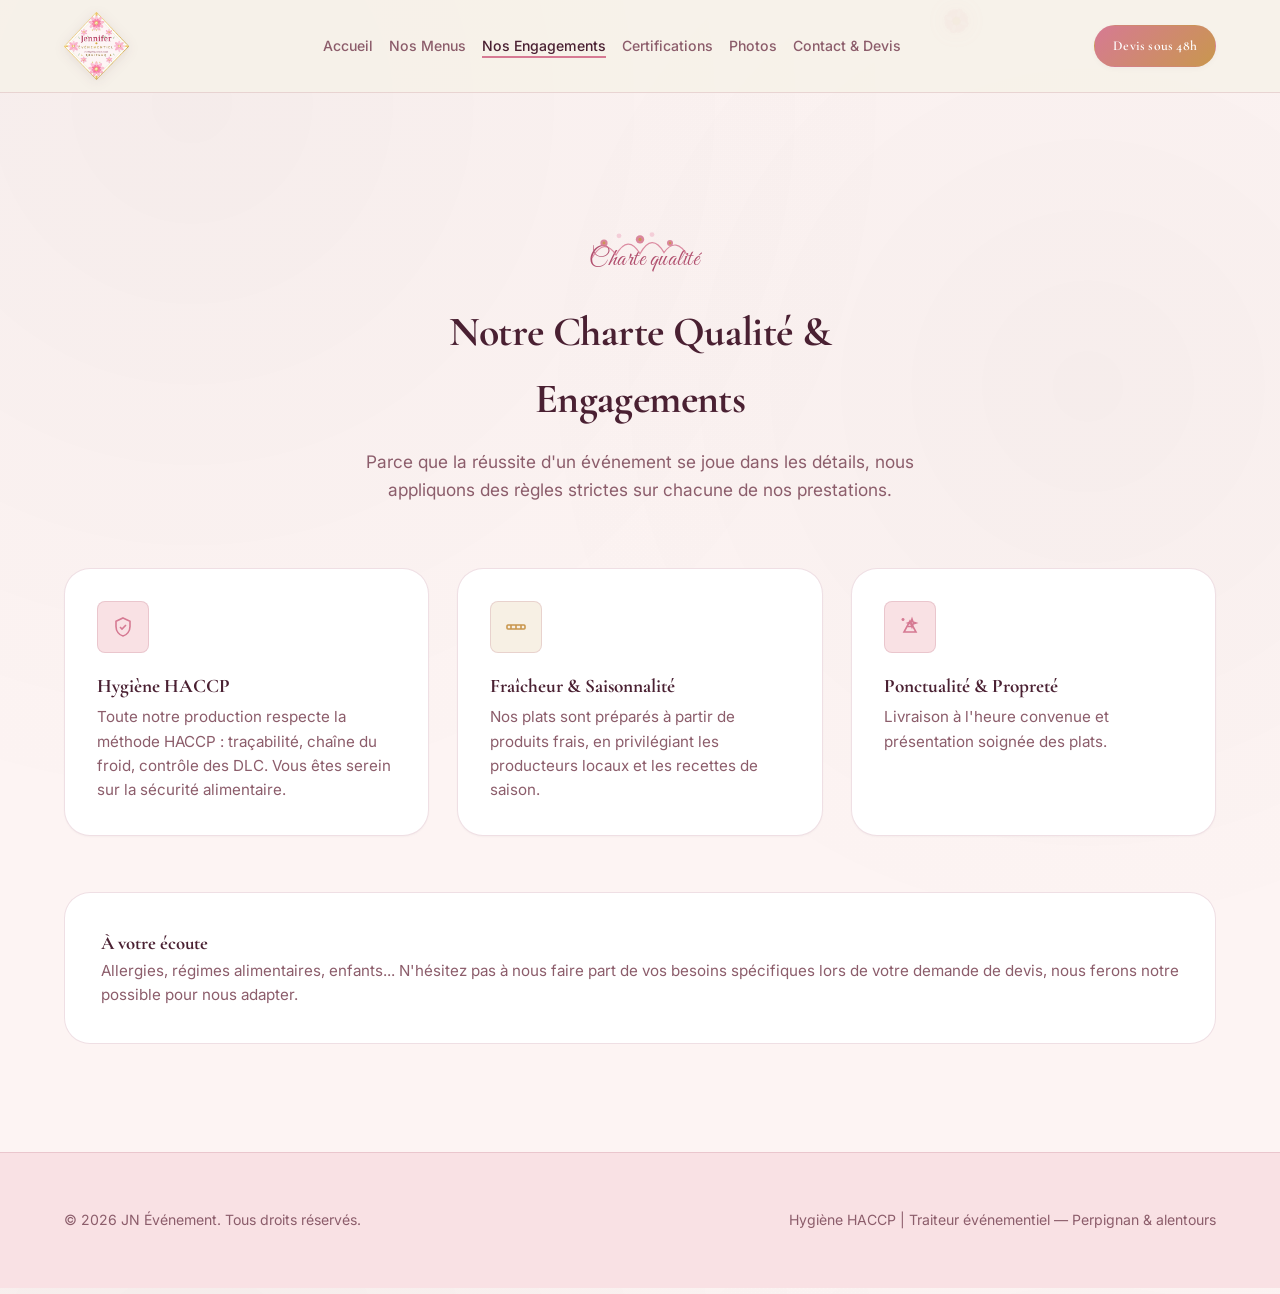
<file: engagements.html>
<!DOCTYPE html>
<html lang="fr">
<head>
<meta charset="UTF-8">
<meta name="viewport" content="width=device-width, initial-scale=1.0">
<title>Nos Engagements — JN Événement</title>
<meta name="description" content="Fraîcheur des produits, hygiène HACCP, ponctualité : découvrez notre charte qualité traiteur.">
<meta property="og:type" content="website">
<meta property="og:title" content="Nos Engagements — JN Événement">
<meta property="og:description" content="Fraîcheur des produits, hygiène HACCP, ponctualité : découvrez notre charte qualité traiteur.">
<meta property="og:image" content="https://jennifer-evenement.com/og-image.png">
<meta property="og:url" content="https://jennifer-evenement.com/engagements.html">
<meta property="og:locale" content="fr_FR">
<link rel="preconnect" href="https://fonts.googleapis.com">
<link rel="preconnect" href="https://fonts.gstatic.com" crossorigin>
<link href="https://fonts.googleapis.com/css2?family=Space+Grotesk:wght@500;700&family=Inter:wght@400;500;600;700&family=IBM+Plex+Mono:wght@500;600&display=swap" rel="stylesheet">
<link rel="stylesheet" href="style.css">
<style>
  .grid-commitments { display: grid; grid-template-columns: repeat(auto-fit, minmax(300px, 1fr)); gap: 28px; margin-top: 40px; }
  .commitment-card { background: var(--panel); border: 1px solid var(--border); padding: 32px; border-radius: var(--radius-lg); box-shadow: 0 1px 2px rgba(33,27,18,0.03); transition:all .25s; position:relative; overflow:hidden; }
  .commitment-card::before{ content:""; position:absolute; top:0; left:0; right:0; height:3px; background:linear-gradient(90deg, var(--accent), var(--chalk)); transform:scaleX(0); transform-origin:left; transition:transform .35s ease; }
  .commitment-card:hover::before{ transform:scaleX(1); }
  .commitment-card:nth-child(even) .icon-badge{ background:var(--chalk-soft); }
  .commitment-card:nth-child(even) .icon-badge svg{ stroke:var(--chalk); }
  .commitment-card:hover{ border-color: var(--accent); transform:translateY(-3px); box-shadow:0 14px 28px -14px rgba(33,27,18,0.18); }
  .commitment-card h3 { font-size: 1.2rem; color: var(--text); margin-bottom: 4px; font-weight:700; }
  .commitment-card p { color: var(--text-muted); font-size: 0.95rem; line-height: 1.6; }

  .tech-section { margin-top: 56px; background: var(--panel); border: 1px solid var(--border); border-radius: var(--radius-lg); padding: 36px; }
  .tech-table { width: 100%; border-collapse: collapse; margin-top: 20px; text-align: left; font-size: 0.92rem; }
  .tech-table th { background: var(--text); color: #fff; padding: 12px 16px; font-weight: 600; font-family: var(--font-mono); font-size:0.78rem; text-transform:uppercase; letter-spacing:0.4px; }
  .tech-table td { padding: 14px 16px; border-bottom: 1px solid var(--border); color: var(--text-muted); }
  .tech-table tr:hover { background: var(--bg-alt); }
</style>
<link rel="icon" type="image/png" sizes="512x512" href="favicon-512.png">
<link rel="icon" type="image/png" sizes="192x192" href="favicon-192.png">
<link rel="icon" type="image/png" sizes="32x32" href="favicon-32.png">
<link rel="apple-touch-icon" href="apple-touch-icon.png">
</head>

<body>
<div id="jn-scroll-progress"></div>
<div id="page-loader">
  <div class="loader-mark">JN <span>ÉVÉNEMENT</span> <span class="loader-dot"></span></div>
</div>

<header>
  <div class="nav wrap">
    <div class="brand" id="brand-logo"><img src="img/logo.png" alt="Jennifer Événementiel" class="brand-logo-img"></div>
    <ul id="nav-menu">
      <li><a href="index.html">Accueil</a></li>
      <li><a href="menus.html">Nos Menus</a></li>
      <li><a href="engagements.html" class="active">Nos Engagements</a></li>
      <li><a href="certifications.html">Certifications</a></li>
      <li><a href="realisations.html">Photos</a></li>
      <li><a href="contact.html">Contact &amp; Devis</a></li>
    </ul>
    <div class="header-social" style="display:flex; align-items:center; gap:8px; margin-right:10px;">
      <a href="https://www.facebook.com/share/1PjYWkXUKU/?mibextid=wwXIfr" target="_blank" rel="noopener" aria-label="Facebook" style="width:30px; height:30px; border-radius:50%; background:#1877F2; display:flex; align-items:center; justify-content:center; flex-shrink:0;">
        <svg width="15" height="15" viewBox="0 0 24 24" fill="white"><path d="M22 12c0-5.523-4.477-10-10-10S2 6.477 2 12c0 4.991 3.657 9.128 8.438 9.878v-6.987h-2.54V12h2.54V9.797c0-2.506 1.492-3.89 3.777-3.89 1.094 0 2.238.195 2.238.195v2.46h-1.26c-1.243 0-1.63.771-1.63 1.562V12h2.773l-.443 2.89h-2.33v6.988C18.343 21.128 22 16.991 22 12z"/></svg>
      </a>
      <a href="https://www.instagram.com/jenniferevenement?igsh=cGhldnp1eXBiN2Ni&utm_source=qr" target="_blank" rel="noopener" aria-label="Instagram" style="width:30px; height:30px; border-radius:50%; background:radial-gradient(circle at 30% 107%, #fdf497 0%, #fdf497 5%, #fd5949 45%, #d6249f 60%, #285AEB 90%); display:flex; align-items:center; justify-content:center; flex-shrink:0;">
        <svg width="15" height="15" viewBox="0 0 24 24" fill="white"><path d="M12 2c2.717 0 3.056.01 4.122.06 1.065.05 1.79.217 2.428.465.66.256 1.216.6 1.772 1.153a4.908 4.908 0 0 1 1.153 1.772c.247.637.415 1.363.465 2.428.047 1.066.06 1.405.06 4.122 0 2.717-.01 3.056-.06 4.122-.05 1.065-.218 1.79-.465 2.428a4.883 4.883 0 0 1-1.153 1.772 4.915 4.915 0 0 1-1.772 1.153c-.637.247-1.363.415-2.428.465-1.066.047-1.405.06-4.122.06-2.717 0-3.056-.01-4.122-.06-1.065-.05-1.79-.218-2.428-.465a4.89 4.89 0 0 1-1.772-1.153 4.904 4.904 0 0 1-1.153-1.772c-.248-.637-.415-1.363-.465-2.428C2.013 15.056 2 14.717 2 12c0-2.717.01-3.056.06-4.122.05-1.066.217-1.79.465-2.428a4.88 4.88 0 0 1 1.153-1.772A4.897 4.897 0 0 1 5.45 2.525c.638-.248 1.362-.415 2.428-.465C8.944 2.013 9.283 2 12 2zm0 5a5 5 0 1 0 0 10 5 5 0 0 0 0-10zm0 8.25a3.25 3.25 0 1 1 0-6.5 3.25 3.25 0 0 1 0 6.5zm6.4-8.9a1.2 1.2 0 1 1-2.4 0 1.2 1.2 0 0 1 2.4 0z"/></svg>
      </a>
      <a href="https://www.tiktok.com/@jenniferevenement?_r=1&_t=ZN-98IixrwKFFO" target="_blank" rel="noopener" aria-label="TikTok" style="width:30px; height:30px; border-radius:50%; background:#000000; display:flex; align-items:center; justify-content:center; flex-shrink:0;">
        <svg width="15" height="15" viewBox="0 0 24 24" fill="white"><path d="M16.6 5.82s.51.5 0 0A4.278 4.278 0 0 1 15.54 3h-3.09v12.4a2.592 2.592 0 0 1-2.59 2.5c-1.42 0-2.6-1.16-2.6-2.6 0-1.72 1.66-3.01 3.37-2.48V9.66c-3.45-.46-6.47 2.22-6.47 5.64 0 3.33 2.76 5.7 5.69 5.7 3.14 0 5.69-2.55 5.69-5.7V9.01a7.35 7.35 0 0 0 4.3 1.38V7.3s-1.88.09-3.24-1.48z"/></svg>
      </a>
    </div>
    <a href="contact.html" class="btn btn-primary header-btn">Devis sous 48h</a>
    <button class="menu-toggle" id="menu-btn">☰</button>
  </div>
</header>

<section class="section" style="margin-top: 40px;">
  <div class="wrap">
    <div class="section-head reveal">
      <div class="eyebrow" style="justify-content:center;">Charte qualité</div>
      <h1>Notre Charte Qualité &amp; Engagements</h1>
      <p>Parce que la réussite d'un événement se joue dans les détails, nous appliquons des règles strictes sur chacune de nos prestations.</p>
    </div>

    <div class="grid-commitments reveal-stagger">
      <div class="commitment-card">
        <div class="icon-badge"><svg viewBox="0 0 24 24"><path d="M12 3l7 3.2v5.3c0 4.6-3 8.6-7 9.5-4-.9-7-4.9-7-9.5V6.2L12 3z"/><path d="M9 12l2 2 4-4"/></svg></div>
        <h3>Hygiène HACCP</h3>
        <p>Toute notre production respecte la méthode HACCP : traçabilité, chaîne du froid, contrôle des DLC. Vous êtes serein sur la sécurité alimentaire.</p>
      </div>
      <div class="commitment-card">
        <div class="icon-badge"><svg viewBox="0 0 24 24"><rect x="3" y="10" width="18" height="4" rx="1"/><line x1="7" y1="10" x2="7" y2="14"/><line x1="12" y1="10" x2="12" y2="14"/><line x1="17" y1="10" x2="17" y2="14"/></svg></div>
        <h3>Fraîcheur &amp; Saisonnalité</h3>
        <p>Nos plats sont préparés à partir de produits frais, en privilégiant les producteurs locaux et les recettes de saison.</p>
      </div>
      <div class="commitment-card">
        <div class="icon-badge"><svg viewBox="0 0 24 24"><path d="M5 3v3M3.5 4.5h3M14 4l1 3 3 1-3 1-1 3-1-3-3-1 3-1z"/><path d="M6 17l6-11 6 11z"/><line x1="9.5" y1="11.5" x2="14.5" y2="11.5"/></svg></div>
        <h3>Ponctualité &amp; Propreté</h3>
        <p>Livraison à l'heure convenue et présentation soignée des plats.</p>
      </div>
    </div>

    <div class="tech-section reveal">
      <h3 style="margin-top:0; color:var(--text);">À votre écoute</h3>
      <p style="color:var(--text-muted); font-size:0.95rem; margin-bottom:0;">Allergies, régimes alimentaires, enfants... N'hésitez pas à nous faire part de vos besoins spécifiques lors de votre demande de devis, nous ferons notre possible pour nous adapter.</p>
    </div>

  </div>
</section>

<footer>
  <div class="wrap footer-wrap">
    <div>© <span id="year"></span> JN Événement. Tous droits réservés.</div>
    <div>Hygiène HACCP | Traiteur événementiel — Perpignan & alentours</div>
  </div>
</footer>

<div class="mobile-action-bar">
  <a href="tel:0600000000" class="call-btn">📞 Appeler</a>
  <a href="contact.html" class="devis-btn">📝 Devis gratuit</a>
</div>

<script>
  document.getElementById('year').textContent = new Date().getFullYear();
  const menuBtn = document.getElementById('menu-btn');
  const navMenu = document.getElementById('nav-menu');
  let jcSavedScrollY = 0;
  function jcLockPageScroll() {
    jcSavedScrollY = window.scrollY || window.pageYOffset || 0;
    document.documentElement.style.overscrollBehavior = 'none';
    document.body.style.position = 'fixed';
    document.body.style.top = (-jcSavedScrollY) + 'px';
    document.body.style.left = '0'; document.body.style.right = '0'; document.body.style.width = '100%';
  }
  function jcUnlockPageScroll() {
    document.documentElement.style.overscrollBehavior = '';
    document.body.style.position = ''; document.body.style.top = ''; document.body.style.left = '';
    document.body.style.right = ''; document.body.style.width = '';
    window.scrollTo(0, jcSavedScrollY);
  }
  menuBtn.addEventListener('click', () => {
    const isOpen = navMenu.classList.toggle('active');
    menuBtn.textContent = isOpen ? '✕' : '☰';
    if (isOpen) { jcLockPageScroll(); } else { jcUnlockPageScroll(); }
  });
  navMenu.querySelectorAll('a').forEach(link => {
    link.addEventListener('click', () => { navMenu.classList.remove('active'); menuBtn.textContent = '☰'; jcUnlockPageScroll(); });
  });
  window.addEventListener('pageshow', () => { navMenu.classList.remove('active'); menuBtn.textContent = '☰'; jcUnlockPageScroll(); });
  window.addEventListener('load', () => {
    document.body.classList.add('loaded');
    const loader = document.getElementById('page-loader');
    if (loader) loader.classList.add('hidden');
  });
  const revealEls = document.querySelectorAll('.reveal, .reveal-stagger');
  if ('IntersectionObserver' in window && revealEls.length) {
    const io = new IntersectionObserver((entries) => {
      entries.forEach(entry => { if (entry.isIntersecting) { entry.target.classList.add('visible'); io.unobserve(entry.target); } });
    }, { threshold: 0.15, rootMargin: '0px 0px -40px 0px' });
    revealEls.forEach(el => io.observe(el));
  } else { revealEls.forEach(el => el.classList.add('visible')); }
</script>
<script src="admin.js" defer></script>
</body>

</html>
</file>
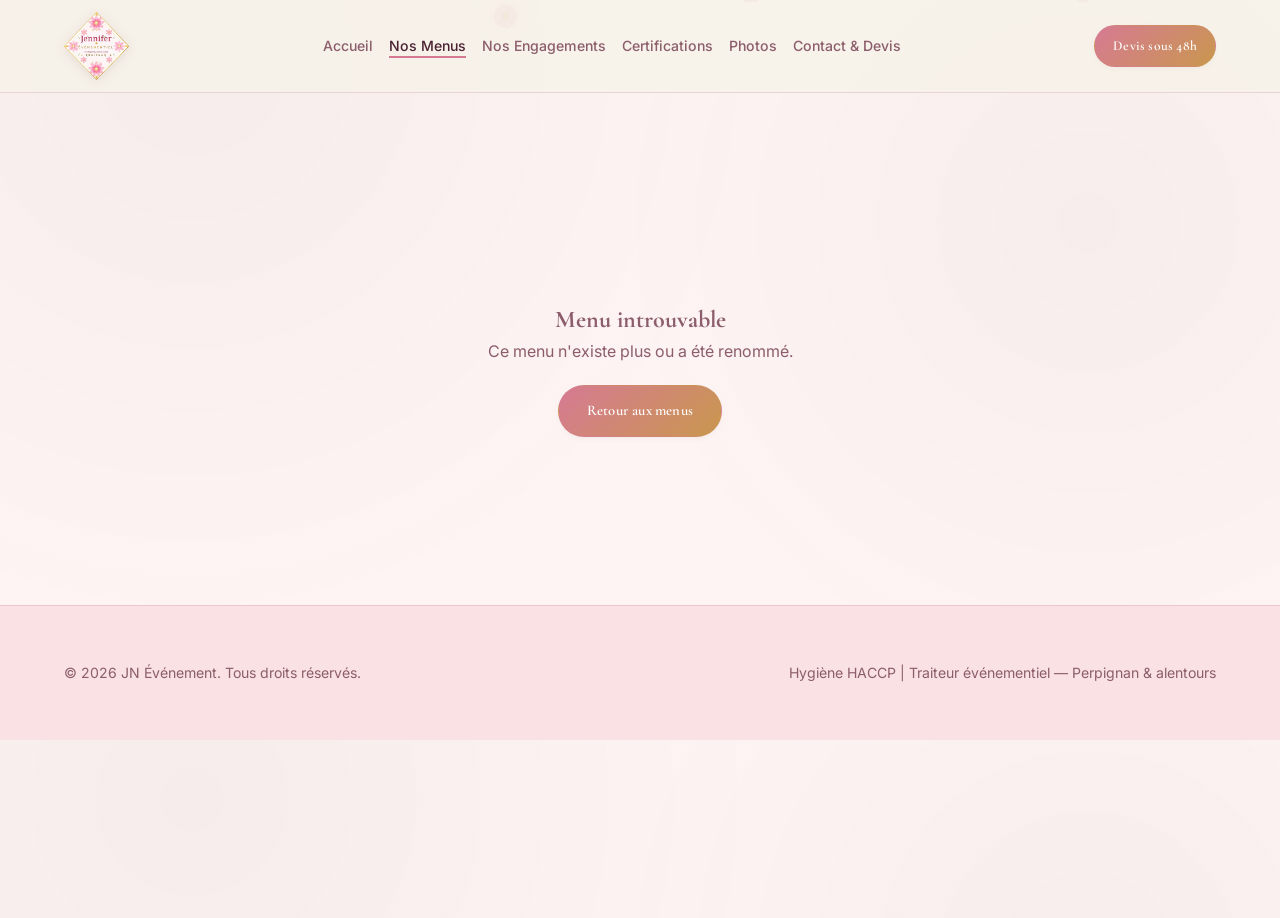
<file: menu.html>
<!DOCTYPE html>
<html lang="fr">
<head>
<meta charset="UTF-8">
<meta name="viewport" content="width=device-width, initial-scale=1.0">
<title id="page-title">Détail du Menu — JN Événement</title>
<meta name="description" content="Découvrez la composition détaillée de ce menu traiteur et le prix de chaque plat ou pièce.">
<link rel="preconnect" href="https://fonts.googleapis.com">
<link rel="preconnect" href="https://fonts.gstatic.com" crossorigin>
<link href="https://fonts.googleapis.com/css2?family=Space+Grotesk:wght@500;700&family=Inter:wght@400;500;600;700&family=IBM+Plex+Mono:wght@500;600&display=swap" rel="stylesheet">
<link rel="stylesheet" href="style.css">
<style>
  .menu-detail-head { max-width:750px; margin:0 auto 40px; text-align:center; }
  .menu-detail-photo{ max-width:900px; margin:0 auto 40px; border-radius:var(--radius-lg); overflow:hidden; aspect-ratio:21/9; box-shadow:var(--shadow-md); }
  .menu-detail-photo img{ width:100%; height:100%; object-fit:cover; display:block; }
  @media (max-width:700px){ .menu-detail-photo{ aspect-ratio:4/3; border-radius:var(--radius-md); } }
  .menu-detail-head .menu-tagline { color:var(--accent); font-weight:600; font-size:0.95rem; margin-bottom:10px; }
  .menu-detail-head h1 { font-size:clamp(1.9rem, 3.8vw, 2.6rem); font-weight:700; letter-spacing:-0.6px; margin-bottom:16px; color:var(--text); }
  .menu-detail-head p { color:var(--text-muted); font-size:1.05rem; }

  .menu-summary-box {
    max-width:800px; margin:0 auto 56px; background:var(--text); color:#fff; border-radius:var(--radius-lg);
    padding:36px 40px; display:flex; flex-wrap:wrap; gap:24px; align-items:center; justify-content:space-between;
  }
  .menu-summary-box .price-block .big-price { font-family:var(--font-mono); font-size:2.2rem; font-weight:700; color:#E8A98C; }
  .menu-summary-box .price-block span { color:#E3C9C0; font-size:0.85rem; }
  .menu-summary-box .includes-list { list-style:none; flex:1; min-width:260px; }
  .menu-summary-box .includes-list li { color:#F3DCD5; font-size:0.9rem; margin-bottom:8px; padding-left:20px; position:relative; }
  .menu-summary-box .includes-list li::before { content:"✓"; color:#E8A98C; position:absolute; left:0; font-weight:bold; }

  .items-table-wrap { max-width:900px; margin:0 auto; }
  .items-table { width:100%; border-collapse:collapse; background:var(--panel); border-radius:var(--radius-lg); overflow:hidden; border:1px solid var(--border); }
  .items-table th { background:var(--text); color:#fff; padding:14px 18px; font-family:var(--font-mono); font-size:0.76rem; text-transform:uppercase; letter-spacing:0.4px; text-align:left; }
  .items-table td { padding:16px 18px; border-bottom:1px solid var(--border); color:var(--text-muted); font-size:0.94rem; }
  .items-table tr:last-child td { border-bottom:none; }
  .items-table tr:hover td { background:var(--bg-alt); }
  .items-table td.item-name { color:var(--text); font-weight:600; }
  .items-table td.item-price { font-family:var(--font-mono); font-weight:700; color:var(--accent); white-space:nowrap; }
  .items-table td.item-unit { font-size:0.82rem; color:var(--text-muted); white-space:nowrap; }

  .menu-not-found { text-align:center; padding:60px 20px; color:var(--text-muted); }
  .menu-cta-box { text-align:center; margin-top:56px; }

  @media (max-width:768px){
    .items-table{ display:block; }
    .items-table thead{ display:none; }
    .items-table tbody{ display:block; }
    .items-table tr{ display:block; margin-bottom:14px; border:1px solid var(--border); border-radius:var(--radius-md); overflow:hidden; }
    .items-table tr:last-child{ margin-bottom:0; }
    .items-table td{ display:flex; justify-content:space-between; gap:12px; align-items:flex-start; text-align:right; }
    .items-table td::before{ content:attr(data-label); font-family:var(--font-mono); font-weight:700; color:var(--text); font-size:0.72rem; text-transform:uppercase; letter-spacing:0.3px; text-align:left; flex:0 0 auto; }
    .items-table td[colspan]{ display:block; text-align:center; }
    .items-table td[colspan]::before{ display:none; }
    .menu-summary-box{ padding:28px 22px; }
  }
</style>
<link rel="icon" type="image/png" sizes="512x512" href="favicon-512.png">
<link rel="icon" type="image/png" sizes="192x192" href="favicon-192.png">
<link rel="icon" type="image/png" sizes="32x32" href="favicon-32.png">
<link rel="apple-touch-icon" href="apple-touch-icon.png">
</head>

<body>
<div id="jn-scroll-progress"></div>
<div id="page-loader">
  <div class="loader-mark">JN <span>ÉVÉNEMENT</span> <span class="loader-dot"></span></div>
</div>

<header>
  <div class="nav wrap">
    <div class="brand" id="brand-logo"><img src="img/logo.png" alt="Jennifer Événementiel" class="brand-logo-img"></div>
    <ul id="nav-menu">
      <li><a href="index.html">Accueil</a></li>
      <li><a href="menus.html" class="active">Nos Menus</a></li>
      <li><a href="engagements.html">Nos Engagements</a></li>
      <li><a href="certifications.html">Certifications</a></li>
      <li><a href="realisations.html">Photos</a></li>
      <li><a href="contact.html">Contact &amp; Devis</a></li>
    </ul>
    <div class="header-social" style="display:flex; align-items:center; gap:8px; margin-right:10px;">
      <a href="https://www.facebook.com/share/1PjYWkXUKU/?mibextid=wwXIfr" target="_blank" rel="noopener" aria-label="Facebook" style="width:30px; height:30px; border-radius:50%; background:#1877F2; display:flex; align-items:center; justify-content:center; flex-shrink:0;">
        <svg width="15" height="15" viewBox="0 0 24 24" fill="white"><path d="M22 12c0-5.523-4.477-10-10-10S2 6.477 2 12c0 4.991 3.657 9.128 8.438 9.878v-6.987h-2.54V12h2.54V9.797c0-2.506 1.492-3.89 3.777-3.89 1.094 0 2.238.195 2.238.195v2.46h-1.26c-1.243 0-1.63.771-1.63 1.562V12h2.773l-.443 2.89h-2.33v6.988C18.343 21.128 22 16.991 22 12z"/></svg>
      </a>
      <a href="https://www.instagram.com/jenniferevenement?igsh=cGhldnp1eXBiN2Ni&utm_source=qr" target="_blank" rel="noopener" aria-label="Instagram" style="width:30px; height:30px; border-radius:50%; background:radial-gradient(circle at 30% 107%, #fdf497 0%, #fdf497 5%, #fd5949 45%, #d6249f 60%, #285AEB 90%); display:flex; align-items:center; justify-content:center; flex-shrink:0;">
        <svg width="15" height="15" viewBox="0 0 24 24" fill="white"><path d="M12 2c2.717 0 3.056.01 4.122.06 1.065.05 1.79.217 2.428.465.66.256 1.216.6 1.772 1.153a4.908 4.908 0 0 1 1.153 1.772c.247.637.415 1.363.465 2.428.047 1.066.06 1.405.06 4.122 0 2.717-.01 3.056-.06 4.122-.05 1.065-.218 1.79-.465 2.428a4.883 4.883 0 0 1-1.153 1.772 4.915 4.915 0 0 1-1.772 1.153c-.637.247-1.363.415-2.428.465-1.066.047-1.405.06-4.122.06-2.717 0-3.056-.01-4.122-.06-1.065-.05-1.79-.218-2.428-.465a4.89 4.89 0 0 1-1.772-1.153 4.904 4.904 0 0 1-1.153-1.772c-.248-.637-.415-1.363-.465-2.428C2.013 15.056 2 14.717 2 12c0-2.717.01-3.056.06-4.122.05-1.066.217-1.79.465-2.428a4.88 4.88 0 0 1 1.153-1.772A4.897 4.897 0 0 1 5.45 2.525c.638-.248 1.362-.415 2.428-.465C8.944 2.013 9.283 2 12 2zm0 5a5 5 0 1 0 0 10 5 5 0 0 0 0-10zm0 8.25a3.25 3.25 0 1 1 0-6.5 3.25 3.25 0 0 1 0 6.5zm6.4-8.9a1.2 1.2 0 1 1-2.4 0 1.2 1.2 0 0 1 2.4 0z"/></svg>
      </a>
      <a href="https://www.tiktok.com/@jenniferevenement?_r=1&_t=ZN-98IixrwKFFO" target="_blank" rel="noopener" aria-label="TikTok" style="width:30px; height:30px; border-radius:50%; background:#000000; display:flex; align-items:center; justify-content:center; flex-shrink:0;">
        <svg width="15" height="15" viewBox="0 0 24 24" fill="white"><path d="M16.6 5.82s.51.5 0 0A4.278 4.278 0 0 1 15.54 3h-3.09v12.4a2.592 2.592 0 0 1-2.59 2.5c-1.42 0-2.6-1.16-2.6-2.6 0-1.72 1.66-3.01 3.37-2.48V9.66c-3.45-.46-6.47 2.22-6.47 5.64 0 3.33 2.76 5.7 5.69 5.7 3.14 0 5.69-2.55 5.69-5.7V9.01a7.35 7.35 0 0 0 4.3 1.38V7.3s-1.88.09-3.24-1.48z"/></svg>
      </a>
    </div>
    <a href="contact.html" class="btn btn-primary header-btn">Devis sous 48h</a>
    <button class="menu-toggle" id="menu-btn">☰</button>
  </div>
</header>

<section class="section" style="margin-top: 40px;">
  <div class="wrap" id="menu-detail-content">
    <p style="text-align:center; color:var(--text-muted);">Chargement du menu…</p>
  </div>
</section>

<footer>
  <div class="wrap footer-wrap">
    <div>© <span id="year"></span> JN Événement. Tous droits réservés.</div>
    <div>Hygiène HACCP | Traiteur événementiel — Perpignan & alentours</div>
  </div>
</footer>

<div class="mobile-action-bar">
  <a href="tel:0600000000" class="call-btn">📞 Appeler</a>
  <a href="contact.html" class="devis-btn">📝 Devis gratuit</a>
</div>

<script>
  document.getElementById('year').textContent = new Date().getFullYear();
  const menuBtn = document.getElementById('menu-btn');
  const navMenu = document.getElementById('nav-menu');
  let jcSavedScrollY = 0;
  function jcLockPageScroll() {
    jcSavedScrollY = window.scrollY || window.pageYOffset || 0;
    document.documentElement.style.overscrollBehavior = 'none';
    document.body.style.position = 'fixed';
    document.body.style.top = (-jcSavedScrollY) + 'px';
    document.body.style.left = '0'; document.body.style.right = '0'; document.body.style.width = '100%';
  }
  function jcUnlockPageScroll() {
    document.documentElement.style.overscrollBehavior = '';
    document.body.style.position = ''; document.body.style.top = ''; document.body.style.left = '';
    document.body.style.right = ''; document.body.style.width = '';
    window.scrollTo(0, jcSavedScrollY);
  }
  menuBtn.addEventListener('click', () => {
    const isOpen = navMenu.classList.toggle('active');
    menuBtn.textContent = isOpen ? '✕' : '☰';
    if (isOpen) { jcLockPageScroll(); } else { jcUnlockPageScroll(); }
  });
  navMenu.querySelectorAll('a').forEach(link => {
    link.addEventListener('click', () => { navMenu.classList.remove('active'); menuBtn.textContent = '☰'; jcUnlockPageScroll(); });
  });
  window.addEventListener('pageshow', () => { navMenu.classList.remove('active'); menuBtn.textContent = '☰'; jcUnlockPageScroll(); });
  window.addEventListener('load', () => {
    document.body.classList.add('loaded');
    const loader = document.getElementById('page-loader');
    if (loader) loader.classList.add('hidden');
  });

  function renderMenuDetail() {
    const params = new URLSearchParams(location.search);
    const id = params.get('id');
    const menu = id ? window.JN.getMenu(id) : null;
    const wrap = document.getElementById('menu-detail-content');

    if (!menu) {
      wrap.innerHTML = `<div class="menu-not-found">
        <h1>Menu introuvable</h1>
        <p>Ce menu n'existe plus ou a été renommé.</p>
        <a href="menus.html" class="btn btn-primary" style="margin-top:20px;">Retour aux menus</a>
      </div>`;
      return;
    }

    document.title = menu.title + ' — JN Événement';
    document.getElementById('page-title').textContent = menu.title + ' — JN Événement';

    const includesHtml = (menu.includes || []).map(i => `<li>${i}</li>`).join('');
    const itemsHtml = (menu.items || []).map(it => `
      <tr>
        <td class="item-name" data-label="Plat / Pièce">${it.name}</td>
        <td class="item-unit" data-label="Unité">${it.unit}</td>
        <td class="item-price" data-label="Prix">${window.JN.formatEuro(it.price)}</td>
      </tr>`).join('') || `<tr><td colspan="3" style="text-align:center; font-style:italic;">Aucune pièce à la carte pour ce menu pour le moment.</td></tr>`;

    wrap.innerHTML = `
      ${menu.imageUrl ? `<div class="menu-detail-photo reveal"><img src="${menu.imageUrl}" alt="${menu.title}"></div>` : ''}
      <div class="menu-detail-head reveal">
        <div class="menu-tagline">${menu.tagline || ''}</div>
        <h1>${menu.title}</h1>
        <p>${menu.description || ''}</p>
      </div>

      <div class="menu-summary-box reveal">
        <div class="price-block">
          <div class="big-price">${window.JN.formatEuro(menu.pricePerPerson)}</div>
          <span>par personne — minimum ${menu.minGuests} convives</span>
        </div>
        <ul class="includes-list">${includesHtml}</ul>
      </div>

      <div class="section-head reveal">
        <h2>Composition &amp; tarifs détaillés</h2>
        <p>Ces plats et pièces peuvent être ajoutés ou substitués à la formule de base selon vos envies.</p>
      </div>

      <div class="items-table-wrap reveal">
        <table class="items-table">
          <thead><tr><th>Plat / Pièce</th><th>Unité</th><th>Prix</th></tr></thead>
          <tbody>${itemsHtml}</tbody>
        </table>
      </div>

      <div class="menu-cta-box reveal">
        <a href="contact.html?type=${encodeURIComponent(menu.id)}" class="btn btn-primary">Demander un devis pour ce menu</a>
        <a href="menus.html" class="btn btn-outline" style="margin-left:12px;">← Voir les autres menus</a>
      </div>`;

    const revealEls = wrap.querySelectorAll('.reveal');
    if ('IntersectionObserver' in window && revealEls.length) {
      const io = new IntersectionObserver((entries) => {
        entries.forEach(entry => { if (entry.isIntersecting) { entry.target.classList.add('visible'); io.unobserve(entry.target); } });
      }, { threshold: 0.1, rootMargin: '0px 0px -40px 0px' });
      revealEls.forEach(el => io.observe(el));
    } else { revealEls.forEach(el => el.classList.add('visible')); }
  }

  document.addEventListener('jn:menus-updated', renderMenuDetail);
  document.addEventListener('DOMContentLoaded', function () {
    if (window.JN) window.JN.ready.then(renderMenuDetail);
  });
  if (window.JN) window.JN.ready.then(renderMenuDetail);
</script>
<script src="admin.js" defer></script>
</body>

</html>
</file>
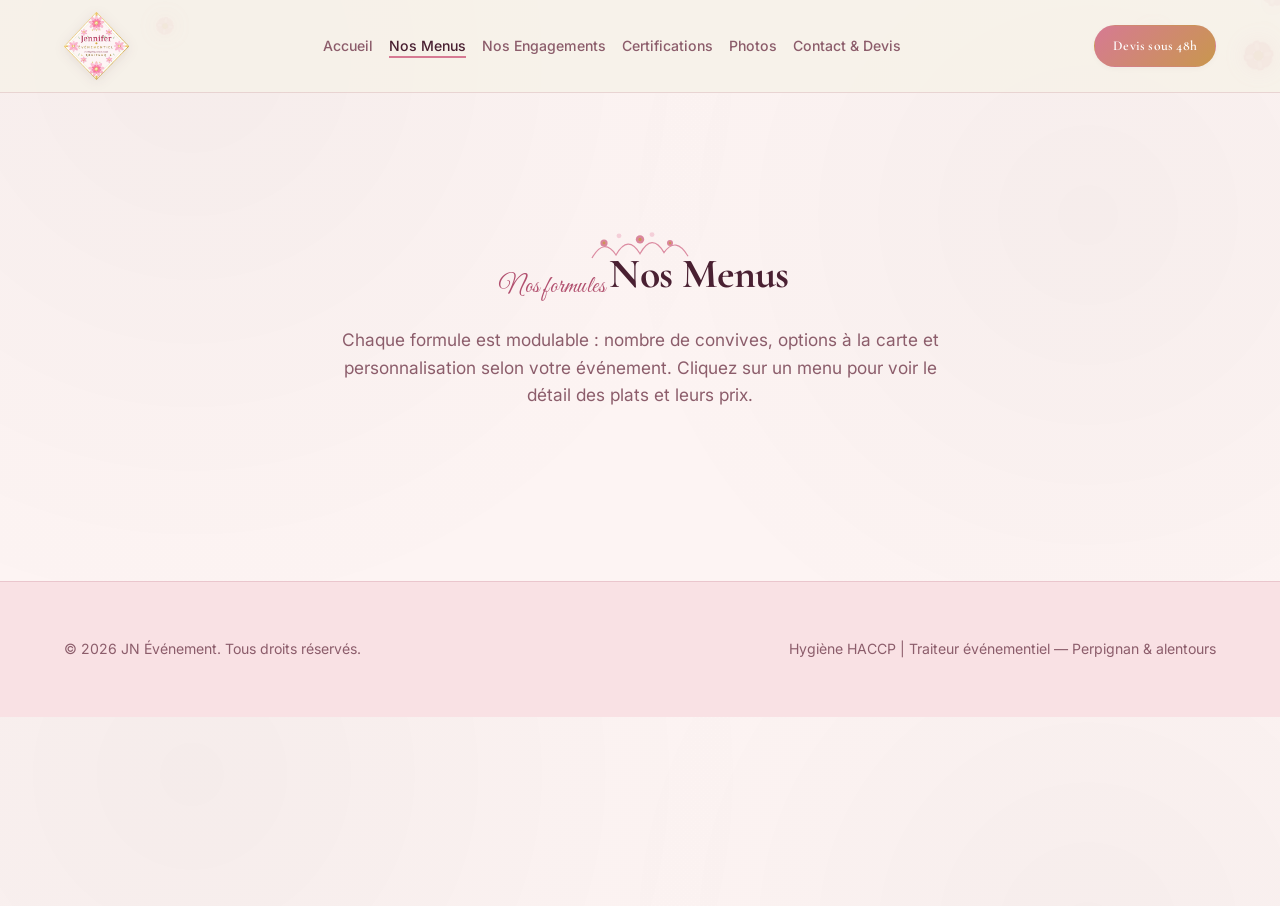
<file: menus.html>
<!DOCTYPE html>
<html lang="fr">
<head>
<meta charset="UTF-8">
<meta name="viewport" content="width=device-width, initial-scale=1.0">
<title>Nos Menus — JN Événement</title>
<meta name="description" content="Découvrez nos formules traiteur : cocktail, dînatoire, mariage prestige, anniversaire et brunch. Prix par personne et à la carte.">
<meta property="og:type" content="website">
<meta property="og:title" content="Nos Menus — JN Événement">
<meta property="og:description" content="Découvrez nos formules traiteur : cocktail, dînatoire, mariage prestige, anniversaire et brunch.">
<meta property="og:image" content="https://jennifer-evenement.com/og-image.png">
<meta property="og:url" content="https://jennifer-evenement.com/menus.html">
<meta property="og:locale" content="fr_FR">
<meta name="twitter:card" content="summary_large_image">
<link rel="preconnect" href="https://fonts.googleapis.com">
<link rel="preconnect" href="https://fonts.gstatic.com" crossorigin>
<link href="https://fonts.googleapis.com/css2?family=Space+Grotesk:wght@500;700&family=Inter:wght@400;500;600;700&family=IBM+Plex+Mono:wght@500;600&display=swap" rel="stylesheet">
<link rel="stylesheet" href="style.css">
<style>
  .menu-grid { display: grid; grid-template-columns: repeat(auto-fit, minmax(300px, 1fr)); gap: 28px; margin-top: 40px; }
  .menu-card { background: var(--panel); border: 1px solid var(--border); padding: 0 0 32px; border-radius: var(--radius-lg); box-shadow: var(--shadow-sm); transition:all .3s cubic-bezier(0.16,1,0.3,1); display:flex; flex-direction:column; overflow:hidden; }
  .menu-card:hover{ border-color: var(--accent); transform:translateY(-4px); box-shadow: var(--shadow-md); }
  .menu-card-photo{ width:100%; aspect-ratio:16/10; overflow:hidden; background:var(--bg-alt); }
  .menu-card-photo img{ width:100%; height:100%; object-fit:cover; display:block; transition:transform .5s ease; }
  .menu-card:hover .menu-card-photo img{ transform:scale(1.05); }
  .menu-card-body{ padding:28px 32px 0; display:flex; flex-direction:column; flex:1; }
  .menu-card h3 { color: var(--text); margin-bottom: 6px; font-size: 1.25rem; font-weight:700; }
  .menu-card .menu-tagline { color: var(--accent); font-size:0.85rem; font-weight:600; margin-bottom:14px; }
  .menu-card p.menu-desc { color: var(--text-muted); font-size:0.94rem; margin-bottom:20px; flex:1; }
  .menu-card .menu-price { font-family: var(--font-mono); font-size:1.5rem; font-weight:700; color:var(--text); margin-bottom:4px; }
  .menu-card .menu-price span { font-size:0.85rem; font-weight:500; color:var(--text-muted); }
  .menu-card .menu-min { font-size:0.78rem; color:var(--text-muted); margin-bottom:18px; }
  .menu-card .btn { align-self:flex-start; }
</style>
<link rel="icon" type="image/png" sizes="512x512" href="favicon-512.png">
<link rel="icon" type="image/png" sizes="192x192" href="favicon-192.png">
<link rel="icon" type="image/png" sizes="32x32" href="favicon-32.png">
<link rel="apple-touch-icon" href="apple-touch-icon.png">
</head>

<body>
<div id="jn-scroll-progress"></div>
<div id="page-loader">
  <div class="loader-mark">JN <span>ÉVÉNEMENT</span> <span class="loader-dot"></span></div>
</div>

<header>
  <div class="nav wrap">
    <div class="brand" id="brand-logo"><img src="img/logo.png" alt="Jennifer Événementiel" class="brand-logo-img"></div>
    <ul id="nav-menu">
      <li><a href="index.html">Accueil</a></li>
      <li><a href="menus.html" class="active">Nos Menus</a></li>
      <li><a href="engagements.html">Nos Engagements</a></li>
      <li><a href="certifications.html">Certifications</a></li>
      <li><a href="realisations.html">Photos</a></li>
      <li><a href="contact.html">Contact &amp; Devis</a></li>
    </ul>
    <div class="header-social" style="display:flex; align-items:center; gap:8px; margin-right:10px;">
      <a href="https://www.facebook.com/share/1PjYWkXUKU/?mibextid=wwXIfr" target="_blank" rel="noopener" aria-label="Facebook" style="width:30px; height:30px; border-radius:50%; background:#1877F2; display:flex; align-items:center; justify-content:center; flex-shrink:0;">
        <svg width="15" height="15" viewBox="0 0 24 24" fill="white"><path d="M22 12c0-5.523-4.477-10-10-10S2 6.477 2 12c0 4.991 3.657 9.128 8.438 9.878v-6.987h-2.54V12h2.54V9.797c0-2.506 1.492-3.89 3.777-3.89 1.094 0 2.238.195 2.238.195v2.46h-1.26c-1.243 0-1.63.771-1.63 1.562V12h2.773l-.443 2.89h-2.33v6.988C18.343 21.128 22 16.991 22 12z"/></svg>
      </a>
      <a href="https://www.instagram.com/jenniferevenement?igsh=cGhldnp1eXBiN2Ni&utm_source=qr" target="_blank" rel="noopener" aria-label="Instagram" style="width:30px; height:30px; border-radius:50%; background:radial-gradient(circle at 30% 107%, #fdf497 0%, #fdf497 5%, #fd5949 45%, #d6249f 60%, #285AEB 90%); display:flex; align-items:center; justify-content:center; flex-shrink:0;">
        <svg width="15" height="15" viewBox="0 0 24 24" fill="white"><path d="M12 2c2.717 0 3.056.01 4.122.06 1.065.05 1.79.217 2.428.465.66.256 1.216.6 1.772 1.153a4.908 4.908 0 0 1 1.153 1.772c.247.637.415 1.363.465 2.428.047 1.066.06 1.405.06 4.122 0 2.717-.01 3.056-.06 4.122-.05 1.065-.218 1.79-.465 2.428a4.883 4.883 0 0 1-1.153 1.772 4.915 4.915 0 0 1-1.772 1.153c-.637.247-1.363.415-2.428.465-1.066.047-1.405.06-4.122.06-2.717 0-3.056-.01-4.122-.06-1.065-.05-1.79-.218-2.428-.465a4.89 4.89 0 0 1-1.772-1.153 4.904 4.904 0 0 1-1.153-1.772c-.248-.637-.415-1.363-.465-2.428C2.013 15.056 2 14.717 2 12c0-2.717.01-3.056.06-4.122.05-1.066.217-1.79.465-2.428a4.88 4.88 0 0 1 1.153-1.772A4.897 4.897 0 0 1 5.45 2.525c.638-.248 1.362-.415 2.428-.465C8.944 2.013 9.283 2 12 2zm0 5a5 5 0 1 0 0 10 5 5 0 0 0 0-10zm0 8.25a3.25 3.25 0 1 1 0-6.5 3.25 3.25 0 0 1 0 6.5zm6.4-8.9a1.2 1.2 0 1 1-2.4 0 1.2 1.2 0 0 1 2.4 0z"/></svg>
      </a>
      <a href="https://www.tiktok.com/@jenniferevenement?_r=1&_t=ZN-98IixrwKFFO" target="_blank" rel="noopener" aria-label="TikTok" style="width:30px; height:30px; border-radius:50%; background:#000000; display:flex; align-items:center; justify-content:center; flex-shrink:0;">
        <svg width="15" height="15" viewBox="0 0 24 24" fill="white"><path d="M16.6 5.82s.51.5 0 0A4.278 4.278 0 0 1 15.54 3h-3.09v12.4a2.592 2.592 0 0 1-2.59 2.5c-1.42 0-2.6-1.16-2.6-2.6 0-1.72 1.66-3.01 3.37-2.48V9.66c-3.45-.46-6.47 2.22-6.47 5.64 0 3.33 2.76 5.7 5.69 5.7 3.14 0 5.69-2.55 5.69-5.7V9.01a7.35 7.35 0 0 0 4.3 1.38V7.3s-1.88.09-3.24-1.48z"/></svg>
      </a>
    </div>
    <a href="contact.html" class="btn btn-primary header-btn">Devis sous 48h</a>
    <button class="menu-toggle" id="menu-btn">☰</button>
  </div>
</header>

<section class="section" style="margin-top: 40px;">
  <div class="wrap">
    <div class="section-head reveal">
      <div class="eyebrow" style="justify-content:center;">Nos formules</div>
      <h1>Nos Menus</h1>
      <p>Chaque formule est modulable : nombre de convives, options à la carte et personnalisation selon votre événement. Cliquez sur un menu pour voir le détail des plats et leurs prix.</p>
    </div>

    <div class="menu-grid reveal-stagger" id="menu-grid"></div>
  </div>
</section>

<footer>
  <div class="wrap footer-wrap">
    <div>© <span id="year"></span> JN Événement. Tous droits réservés.</div>
    <div>Hygiène HACCP | Traiteur événementiel — Perpignan & alentours</div>
  </div>
</footer>

<div class="mobile-action-bar">
  <a href="tel:0600000000" class="call-btn">📞 Appeler</a>
  <a href="contact.html" class="devis-btn">📝 Devis gratuit</a>
</div>

<script>
  document.getElementById('year').textContent = new Date().getFullYear();
  const menuBtn = document.getElementById('menu-btn');
  const navMenu = document.getElementById('nav-menu');
  let jcSavedScrollY = 0;
  function jcLockPageScroll() {
    jcSavedScrollY = window.scrollY || window.pageYOffset || 0;
    document.documentElement.style.overscrollBehavior = 'none';
    document.body.style.position = 'fixed';
    document.body.style.top = (-jcSavedScrollY) + 'px';
    document.body.style.left = '0'; document.body.style.right = '0'; document.body.style.width = '100%';
  }
  function jcUnlockPageScroll() {
    document.documentElement.style.overscrollBehavior = '';
    document.body.style.position = ''; document.body.style.top = ''; document.body.style.left = '';
    document.body.style.right = ''; document.body.style.width = '';
    window.scrollTo(0, jcSavedScrollY);
  }
  menuBtn.addEventListener('click', () => {
    const isOpen = navMenu.classList.toggle('active');
    menuBtn.textContent = isOpen ? '✕' : '☰';
    if (isOpen) { jcLockPageScroll(); } else { jcUnlockPageScroll(); }
  });
  navMenu.querySelectorAll('a').forEach(link => {
    link.addEventListener('click', () => { navMenu.classList.remove('active'); menuBtn.textContent = '☰'; jcUnlockPageScroll(); });
  });
  window.addEventListener('pageshow', () => { navMenu.classList.remove('active'); menuBtn.textContent = '☰'; jcUnlockPageScroll(); });
  window.addEventListener('load', () => {
    document.body.classList.add('loaded');
    const loader = document.getElementById('page-loader');
    if (loader) loader.classList.add('hidden');
  });
  const revealEls = document.querySelectorAll('.reveal, .reveal-stagger');
  if ('IntersectionObserver' in window && revealEls.length) {
    const io = new IntersectionObserver((entries) => {
      entries.forEach(entry => { if (entry.isIntersecting) { entry.target.classList.add('visible'); io.unobserve(entry.target); } });
    }, { threshold: 0.15, rootMargin: '0px 0px -40px 0px' });
    revealEls.forEach(el => io.observe(el));
  } else { revealEls.forEach(el => el.classList.add('visible')); }

  function renderMenuGrid() {
    const grid = document.getElementById('menu-grid');
    const menus = window.JN.getMenus();
    grid.innerHTML = menus.map(m => `
      <div class="menu-card" id="${m.id}">
        ${m.imageUrl ? `<div class="menu-card-photo"><img src="${m.imageUrl}" alt="${m.title}" loading="lazy"></div>` : ''}
        <div class="menu-card-body">
          <h3>${m.title}</h3>
          <div class="menu-tagline">${m.tagline || ''}</div>
          <p class="menu-desc">${m.description || ''}</p>
          <div class="menu-price">${window.JN.formatEuro(m.pricePerPerson)} <span>/ personne</span></div>
          <div class="menu-min">Minimum ${m.minGuests} convives</div>
          <a href="menu.html?id=${encodeURIComponent(m.id)}" class="btn btn-primary">Voir le détail &amp; les prix</a>
        </div>
      </div>`).join('');

    // Défilement vers l'ancre si présente dans l'URL (ex: menus.html#mariage-prestige)
    if (location.hash) {
      const target = document.querySelector(location.hash);
      if (target) setTimeout(() => target.scrollIntoView({ behavior: 'smooth', block: 'center' }), 300);
    }
  }
  document.addEventListener('jn:menus-updated', renderMenuGrid);
  document.addEventListener('DOMContentLoaded', function () {
    if (window.JN) window.JN.ready.then(renderMenuGrid);
  });
  if (window.JN) window.JN.ready.then(renderMenuGrid);
</script>
<script src="admin.js" defer></script>
</body>

</html>
</file>
<file: style.css>
/* ============================================================
   JN ÉVÉNEMENT — Système de design
   Inspiration : la table dressée, le linge de lin brut, l'or
   des couverts et le bleu nuit d'une soirée de mariage réussie.
   ============================================================ */

@import url('https://fonts.googleapis.com/css2?family=Cormorant+Garamond:ital,wght@0,500;0,600;0,700;1,500&family=Great+Vibes&display=swap');

:root {
  /* --- Surfaces : blanc cassé nuptial, voile de rose poudré --- */
  --bg: #FDF4F3;
  --bg-alt: #F9E1E4;
  --panel: #FFFFFF;
  --border: rgba(155, 60, 90, 0.16);

  /* --- Texte : bordeaux profond façon vin de mariage --- */
  --text: #4A2032;
  --text-muted: #8C5D6B;

  /* --- Accent primaire : rose poudré vif, romantique et vivant --- */
  --accent: #D67A93;
  --accent-dark: #B14F6E;

  /* --- Accent signature : doré champagne, mélangé au rose --- */
  --chalk: #C9974E;
  --chalk-soft: rgba(201, 151, 78, 0.15);

  /* --- Validation / décennale --- */
  --success: #7C9473;

  --radius-lg: 26px;
  --radius-md: 14px;
  --radius-sm: 8px;

  --shadow-sm: 0 2px 8px -4px rgba(74,32,50,0.10);
  --shadow-md: 0 16px 32px -16px rgba(74,32,50,0.20);
  --shadow-lg: 0 28px 56px -20px rgba(74,32,50,0.26);

  --font-display: 'Cormorant Garamond', 'Space Grotesk', 'Inter', system-ui, sans-serif;
  --font-script: 'Great Vibes', cursive;
  --font-body: 'Inter', system-ui, -apple-system, sans-serif;
  --font-mono: 'IBM Plex Mono', ui-monospace, monospace;

  font-family: var(--font-body);
}

/* --- Fleurs décoratives : coins de section pour un rendu vivant et "mariage" --- */
.section-head, .hero {
  position: relative;
}
.section-head::before, .hero::before {
  content: "";
  position: absolute;
  top: -18px;
  left: 50%;
  transform: translateX(-50%);
  width: 120px;
  height: 46px;
  background-repeat: no-repeat;
  background-position: center;
  background-image: url("data:image/svg+xml,%3Csvg xmlns='http://www.w3.org/2000/svg' viewBox='0 0 200 70'%3E%3Cg fill='none' stroke='%23D67A93' stroke-width='2' opacity='0.85'%3E%3Cpath d='M20 55 Q40 20 60 50 Q80 15 100 48 Q120 12 140 46 Q160 18 180 52' /%3E%3C/g%3E%3Cg fill='%23D67A93' opacity='0.9'%3E%3Ccircle cx='40' cy='30' r='6'/%3E%3Ccircle cx='100' cy='24' r='7'/%3E%3Ccircle cx='150' cy='30' r='5'/%3E%3C/g%3E%3Cg fill='%23C9974E' opacity='0.9'%3E%3Ccircle cx='40' cy='30' r='2.4'/%3E%3Ccircle cx='100' cy='24' r='2.6'/%3E%3Ccircle cx='150' cy='30' r='2'/%3E%3C/g%3E%3Cg fill='%23F3C6D3' opacity='0.8'%3E%3Ccircle cx='65' cy='18' r='4'/%3E%3Ccircle cx='120' cy='16' r='4'/%3E%3C/g%3E%3C/svg%3E");
  pointer-events: none;
}
.hero::before { top: -6px; }
.eyebrow{ font-family: var(--font-script) !important; font-size:1.5rem !important; color: var(--accent-dark) !important; letter-spacing:0.5px !important; text-transform:none !important; }
.eyebrow::before{ content:"❀"; background:none !important; width:auto !important; height:auto !important; color:var(--chalk); font-size:1.1rem; }

/* --- Puces en forme de rose dans les listes "includes" --- */
.menu-summary-box .includes-list li::before{ content:"❀"; color:var(--chalk); font-size:1rem; top:-1px; }

/* --- Bandeau citation romantique --- */
.romantic-quote{
  text-align:center; padding:38px 20px; display:flex; align-items:center; justify-content:center; gap:18px; flex-wrap:wrap;
}
.romantic-quote p{
  font-family:var(--font-script); font-size:clamp(1.8rem, 4vw, 2.6rem); color:var(--accent-dark); line-height:1;
}
.romantic-quote-deco{ color:var(--chalk); font-size:1.1rem; }

*{box-sizing:border-box; margin:0; padding:0;}
html{scroll-behavior:smooth; -webkit-text-size-adjust:100%; text-size-adjust:100%;}
img,svg{max-width:100%; height:auto;}
body{
  position:relative;
  background-color:var(--bg);
  background-image:url("data:image/svg+xml,%3Csvg xmlns='http://www.w3.org/2000/svg' width='160' height='160'%3E%3Cg fill='%23D67A93' opacity='0.05'%3E%3Ccircle cx='30' cy='30' r='3'/%3E%3Ccircle cx='40' cy='24' r='2'/%3E%3Ccircle cx='36' cy='38' r='2'/%3E%3Ccircle cx='24' cy='38' r='2'/%3E%3Ccircle cx='20' cy='24' r='2'/%3E%3Ccircle cx='30' cy='30' r='1.4' fill='%23C9974E'/%3E%3C/g%3E%3Cg fill='%23C9974E' opacity='0.05'%3E%3Ccircle cx='120' cy='100' r='2.6'/%3E%3Ccircle cx='129' cy='95' r='1.8'/%3E%3Ccircle cx='126' cy='107' r='1.8'/%3E%3Ccircle cx='114' cy='107' r='1.8'/%3E%3Ccircle cx='111' cy='95' r='1.8'/%3E%3C/g%3E%3C/svg%3E");
  background-repeat:repeat;
  color:var(--text); line-height:1.6; overflow-x:hidden;
}
a{color:inherit; text-decoration:none;}
.wrap{max-width:1200px; margin:0 auto; padding:0 24px;}
h1,h2,h3,h4,.brand,.btn{font-family:var(--font-display);}
.nav ul a{font-family:var(--font-body);}
::selection{background:var(--accent); color:#fff;}

/* Focus visible clavier — accessibilité */
a:focus-visible, button:focus-visible, input:focus-visible, textarea:focus-visible, select:focus-visible{
  outline:2px solid var(--chalk); outline-offset:3px;
}

/* Texture plâtre subtile en fond de page */
body{
  background-image:
    radial-gradient(circle at 15% 8%, rgba(33,27,18,0.035) 0, transparent 45%),
    radial-gradient(circle at 85% 30%, rgba(33,27,18,0.03) 0, transparent 40%);
}

/* ===== LOADER DE PAGE ===== */
#page-loader{
  position:fixed; inset:0; z-index:9999;
  background:var(--bg);
  display:flex; align-items:center; justify-content:center;
  transition:opacity .4s ease, visibility .4s ease;
}
#page-loader.hidden{opacity:0; visibility:hidden; pointer-events:none;}
#page-loader .loader-mark{
  font-weight:700; font-size:1.6rem; letter-spacing:-0.5px; color:var(--text);
  display:flex; align-items:center; gap:10px;
}
#page-loader .loader-mark span{color:var(--accent);}
#page-loader .loader-dot{
  width:8px; height:8px; border-radius:50%; background:var(--chalk);
  animation:loader-pulse 1s ease-in-out infinite;
}
@keyframes loader-pulse{
  0%,100%{transform:scale(0.6); opacity:0.4;}
  50%{transform:scale(1); opacity:1;}
}

/* ===== FADE-IN AU CHARGEMENT ===== */
body.loaded{animation:body-fade-in .5s ease both;}
@keyframes body-fade-in{
  from{opacity:0; transform:translateY(6px);}
  to{opacity:1; transform:translateY(0);}
}

/* ===== ANIMATIONS AU SCROLL ===== */
.reveal{opacity:0; transform:translateY(36px) scale(0.98); transition:opacity .8s cubic-bezier(0.16,1,0.3,1), transform .8s cubic-bezier(0.16,1,0.3,1);}
.reveal.visible{opacity:1; transform:translateY(0) scale(1);}
.reveal-stagger > *{opacity:0; transform:translateY(36px) scale(0.98); transition:opacity .8s cubic-bezier(0.16,1,0.3,1), transform .8s cubic-bezier(0.16,1,0.3,1);}
.reveal-stagger.visible > *{opacity:1; transform:translateY(0) scale(1);}
.reveal-stagger.visible > *:nth-child(1){transition-delay:.05s;}
.reveal-stagger.visible > *:nth-child(2){transition-delay:.15s;}
.reveal-stagger.visible > *:nth-child(3){transition-delay:.25s;}
.reveal-stagger.visible > *:nth-child(4){transition-delay:.35s;}

@media (prefers-reduced-motion: reduce){
  .reveal, .reveal-stagger > *, body.loaded, #page-loader{
    animation:none !important; transition:none !important;
    opacity:1 !important; transform:none !important;
  }
}

/* HEADER */
header{position:sticky; top:0; z-index:100; background:rgba(246, 242, 233, 0.88); -webkit-backdrop-filter:blur(12px); backdrop-filter:blur(12px); border-bottom:1px solid var(--border); -webkit-transform:translateZ(0); transform:translateZ(0); transition:box-shadow .35s ease, background .35s ease; position:sticky;}
header::after{content:""; position:absolute; left:0; right:0; bottom:-1px; height:2px; background:linear-gradient(90deg, transparent, var(--accent), var(--chalk), transparent); opacity:0; transition:opacity .4s ease;}
header.jn-scrolled::after{opacity:0.6;}
header.jn-scrolled{box-shadow:0 8px 24px -12px rgba(74,32,50,0.18);}
header.jn-scrolled .brand-logo-img{height:52px;}
.brand-logo-img{transition:height .35s cubic-bezier(0.16,1,0.3,1), filter .35s ease; pointer-events:none; -webkit-touch-callout:none; -webkit-user-select:none; user-select:none; -webkit-user-drag:none; filter:drop-shadow(0 2px 6px rgba(74,32,50,0.10));}
.nav{position:relative; display:flex; align-items:center; justify-content:space-between; padding:12px 24px; gap:16px; flex-wrap:nowrap;}
.brand{font-weight:700; font-size:1.4rem; letter-spacing:-0.3px; white-space:nowrap; display:flex; align-items:center; gap:10px; touch-action:manipulation; -webkit-tap-highlight-color:transparent; flex-shrink:0;}
.brand-logo-img{height:68px; width:auto; display:block; max-width:100%;}
@media (max-width:600px){ .brand-logo-img{height:52px;} }
.brand span{color:var(--accent);}
.nav ul{display:flex; gap:16px; list-style:none; flex-wrap:nowrap;}
.nav ul a{font-size:0.88rem; color:var(--text-muted); font-weight:500; transition:color .2s; position:relative; padding-bottom:2px; white-space:nowrap;}
.nav ul a::after{content:""; position:absolute; left:0; right:100%; bottom:-2px; height:2px; background:var(--accent); transition:right .25s ease;}
.nav ul a:hover, .nav ul a.active{color:var(--text);}
.nav ul a:hover::after, .nav ul a.active::after{right:0;}
.menu-toggle{background:none; border:none; color:var(--text); font-size:1.5rem; cursor:pointer; display:none;}

/* BUTTONS */
.btn{display:inline-flex; align-items:center; justify-content:center; gap:8px; padding:13px 28px; border-radius:999px; font-weight:600; font-size:0.92rem; transition:all .2s ease; letter-spacing:0.2px; border:1.5px solid transparent;}
.btn-primary{background:linear-gradient(135deg, var(--accent), var(--chalk)); color:#fff; box-shadow:var(--shadow-sm); position:relative; overflow:hidden;}
.btn-primary::before{content:""; position:absolute; top:0; left:-60%; width:40%; height:100%; background:linear-gradient(115deg, transparent, rgba(255,255,255,0.55), transparent); transform:skewX(-20deg); transition:left .6s ease;}
.btn-primary:hover::before{left:130%;}
.btn-primary:hover{background:var(--accent-dark); transform:translateY(-2px); box-shadow:var(--shadow-md), 0 0 26px 4px rgba(201,151,78,0.35);}
.btn-primary:active{transform:translateY(0); box-shadow:var(--shadow-sm);}
.btn-outline{border-color:var(--border); color:var(--text); background:#fff; transition:all .25s;}
.btn-outline:hover{background:var(--bg-alt); border-color:var(--accent); transform:translateY(-2px); box-shadow:var(--shadow-sm);}

/* Cartes d'avis : légère élévation + halo doré au survol */
.testimonial-card{transition:transform .3s cubic-bezier(0.16,1,0.3,1), box-shadow .3s ease, border-color .3s ease;}
.testimonial-card:hover{transform:translateY(-5px); border-color:var(--accent); box-shadow:0 20px 34px -18px rgba(74,32,50,0.28);}

/* Barre de progression de lecture en haut de page */
#jn-scroll-progress{position:fixed; top:0; left:0; height:3px; width:0%; z-index:10050; background:linear-gradient(90deg, var(--accent), var(--chalk)); transition:width .1s linear; pointer-events:none;}
@media (prefers-reduced-motion: reduce){ #jn-scroll-progress{transition:none;} }

.header-btn{padding:9px 18px; font-size:0.85rem;}

/* Icônes réseaux sociaux dans la barre du haut : réservées à la version mobile */
.header-social{display:none !important;}

/* Écrans PC un peu plus étroits : on resserre encore pour éviter tout débordement */
@media (max-width:1150px) and (min-width:769px){
  .nav{gap:10px; padding:10px 18px;}
  .nav ul{gap:10px;}
  .nav ul a{font-size:0.82rem;}
  .header-social{display:none !important;}
}

/* HERO */
.hero{position:relative; padding:130px 24px 78px; text-align:center; overflow:hidden;}
.hero::before{
  content:""; position:absolute; inset:0; z-index:-1;
  background:
    radial-gradient(circle at 50% -10%, rgba(168,112,58,0.14), transparent 55%),
    radial-gradient(circle at 12% 30%, rgba(214,122,147,0.10), transparent 42%),
    radial-gradient(circle at 88% 20%, rgba(201,151,78,0.12), transparent 40%);
}
.hero-ring{
  position:absolute; border-radius:50%; border:1px solid rgba(201,151,78,0.22);
  pointer-events:none; z-index:-1;
}
.hero-ring.r1{ width:520px; height:520px; top:-260px; left:50%; margin-left:-260px; }
.hero-ring.r2{ width:340px; height:340px; top:-90px; right:-120px; border-color:rgba(214,122,147,0.16); }
@media (max-width:768px){ .hero-ring{ display:none; } }
.eyebrow{
  display:inline-flex; align-items:center; gap:8px; font-family:var(--font-mono); font-size:0.75rem;
  text-transform:uppercase; letter-spacing:1.5px; color:var(--chalk); margin-bottom:20px;
}
.eyebrow::before{content:""; width:20px; height:1.5px; background:var(--chalk); display:inline-block;}
.hero h1{font-size:clamp(2.5rem, 5.8vw, 4rem); font-weight:700; letter-spacing:-1.2px; line-height:1.08; margin-bottom:24px; color:var(--text);}
.hero h1 .hero-highlight{background:linear-gradient(135deg, var(--accent-dark), var(--chalk)); -webkit-background-clip:text; background-clip:text; color:transparent;}
.hero p{max-width:660px; margin:0 auto 38px; color:var(--text-muted); font-size:1.15rem;}
.hero-badges{display:flex; gap:22px; justify-content:center; margin-bottom:36px; color:var(--text-muted); font-size:0.88rem; flex-wrap:wrap;}
.hero-badges span{display:inline-flex; align-items:center; gap:8px;}
.hero-badges span::before{content:"—"; color:var(--accent); font-weight:bold; font-family:var(--font-mono);}

/* --- Signature : cordeau à tracer (chalk-line divider) --- */
.chalk-divider{
  position:relative; max-width:1200px; margin:0 auto; padding:36px 24px 8px;
  display:flex; align-items:center; gap:18px;
}
.chalk-divider .chalk-line{
  flex:1; height:1px; background:linear-gradient(90deg, transparent, var(--chalk) 15%, var(--chalk) 85%, transparent);
  position:relative;
}
.chalk-divider .chalk-line::before, .chalk-divider .chalk-line::after{
  content:""; position:absolute; top:50%; width:7px; height:7px; border-radius:50%;
  background:var(--chalk); transform:translateY(-50%);
}
.chalk-divider .chalk-line::before{left:0;}
.chalk-divider .chalk-line::after{right:0;}
.chalk-divider .chalk-label{
  font-family:var(--font-mono); font-size:0.72rem; letter-spacing:0.8px; color:var(--chalk);
  white-space:nowrap; text-transform:uppercase;
}

/* SECTIONS */
.section{padding:108px 24px;}

/* --- Séparateur ornemental (à poser entre deux sections si besoin) --- */
.ornament-divider{ display:flex; align-items:center; justify-content:center; gap:14px; padding:0 20px; max-width:360px; margin:0 auto; }
.ornament-divider::before, .ornament-divider::after{ content:""; flex:1; height:1px; background:linear-gradient(90deg, transparent, var(--chalk), transparent); }
.ornament-divider .ornament-icon{ width:22px; height:22px; flex:none; color:var(--accent); }
.ornament-divider .ornament-icon svg{ width:100%; height:100%; fill:currentColor; }
.section-alt{background:var(--bg-alt);}
.section-head{max-width:600px; margin:0 auto 64px; text-align:center;}
.section-head h1,.section-head h2{font-size:clamp(1.9rem, 3.8vw, 2.6rem); font-weight:700; letter-spacing:-0.6px; margin-bottom:16px; color:var(--text);}
.section-head p{color:var(--text-muted); font-size:1.08rem;}

/* --- Icônes (remplacent les emojis dans les blocs clés) --- */
.icon-badge{
  width:52px; height:52px; border-radius:var(--radius-sm); background:var(--bg-alt);
  border:1px solid var(--border); display:flex; align-items:center; justify-content:center;
  margin-bottom:18px; flex-shrink:0;
}
.icon-badge svg{width:24px; height:24px; stroke:var(--accent); fill:none; stroke-width:1.6;}
.icon-badge.dark{background:var(--text); border-color:var(--text);}
.icon-badge.dark svg{stroke:#fff;}

/* SERVICES / cards génériques (utilisées par plusieurs pages) */
.grid-services{display:grid; grid-template-columns:repeat(auto-fit, minmax(320px, 1fr)); gap:28px;}
.card-service{background:var(--panel); border:1px solid var(--border); border-radius:var(--radius-lg); padding:36px; transition:all 0.3s cubic-bezier(0.16,1,0.3,1); box-shadow:var(--shadow-sm); position:relative; overflow:hidden;}
.card-service::before{content:""; position:absolute; top:0; left:0; right:0; height:3px; background:linear-gradient(90deg, var(--accent), var(--chalk)); transform:scaleX(0); transform-origin:left; transition:transform .35s ease;}
.card-service:hover::before{transform:scaleX(1);}
.card-service:hover{border-color:var(--accent); box-shadow:var(--shadow-md); transform:translateY(-4px);}
.card-service h3{font-size:1.3rem; font-weight:700; margin-bottom:16px; display:flex; justify-content:space-between; align-items:center; color:var(--text);}
.card-service ul{list-style:none; margin-top:20px;}
.card-service ul li{color:var(--text-muted); font-size:0.95rem; margin-bottom:8px; padding-left:16px; position:relative;}
.card-service ul li::before{content:"–"; color:var(--accent); position:absolute; left:0; font-family:var(--font-mono);}

/* FORMULAIRE DE DEVIS RAPIDE */
.form-box{max-width:650px; width:100%; margin:0 auto; background:var(--panel); border:1px solid var(--border); padding:44px; border-radius:var(--radius-lg); box-shadow:var(--shadow-lg); overflow:hidden;}
.form-grid{display:grid; grid-template-columns:1fr 1fr; gap:20px; margin-bottom:22px; width:100%;}
.form-group{display:flex; flex-direction:column; gap:8px; min-width:0;}
.form-group input, .form-group textarea, .form-group select{width:100%; max-width:100%;}
.form-group-full{grid-column:span 2;}
.form-group label{font-family:var(--font-mono); font-size:0.72rem; font-weight:600; color:var(--text-muted); text-transform:uppercase; letter-spacing:0.6px;}
.form-group input, .form-group textarea, .form-group select{background:var(--bg-alt); border:1.5px solid var(--border); padding:13px 14px; border-radius:var(--radius-sm); color:var(--text); font-family:var(--font-body); font-size:1rem; transition:border-color 0.2s, background .2s;}
.form-group input:focus, .form-group textarea:focus, .form-group select:focus{outline:none; border-color:var(--accent); background:#fff;}

/* FOOTER */
footer{padding:56px 24px; border-top:1px solid var(--border); color:var(--text-muted); font-size:0.88rem; background:var(--bg-alt);}
.footer-wrap{display:flex; justify-content:space-between; align-items:center; flex-wrap:wrap; gap:24px;}

/* ============================================================
   VERSION MOBILE
   ============================================================ */
@media (max-width:768px){
  html{-webkit-text-size-adjust:100%;}
  .wrap{padding:0 18px;}
  body{line-height:1.55;}

  .nav{padding:14px 18px;}
  .brand{font-size:1.2rem;}
  .header-btn{display:none;}
  .menu-toggle{display:flex; align-items:center; justify-content:center; width:42px; height:42px; font-size:1.4rem; border-radius:var(--radius-sm); transition:background .2s; position:relative; z-index:201;}
  .menu-toggle:active{background:rgba(33,27,18,0.06);}

  .nav ul{
    display:flex !important; flex-direction:column !important; flex-wrap:nowrap !important;
    justify-content:center; align-items:stretch; position:fixed; inset:0;
    height:100vh; height:100dvh;
    background:var(--bg); padding:90px 20px 40px; gap:8px; text-align:left;
    box-shadow:0 12px 20px -8px rgba(33,27,18,0.15);
    transform:translateY(-8px); opacity:0; pointer-events:none; visibility:hidden;
    transition:opacity .25s ease, transform .25s ease, visibility .25s;
    overflow-x:hidden; overflow-y:auto; overscroll-behavior:contain; z-index:200;
  }
  .nav ul.active{transform:translateY(0) !important; opacity:1 !important; pointer-events:auto !important; visibility:visible !important;}
  .nav ul li{width:100% !important; flex-shrink:0; flex-basis:auto; list-style:none;}
  .nav ul a{display:block; width:100%; padding:16px; border-radius:var(--radius-sm); font-size:1.1rem; font-weight:700; color:var(--text); background:var(--panel); border:1px solid var(--border); white-space:normal;}
  .nav ul a::after{display:none;}
  .nav ul a.active{color:#fff; background:var(--accent); border-color:var(--accent);}

  .hero{padding:52px 18px 44px;}
  .hero h1{font-size:2rem; line-height:1.16; margin-bottom:16px;}
  .hero p{font-size:1rem; margin-bottom:26px; padding:0 4px;}
  .hero-badges{flex-direction:column; align-items:center; gap:10px; margin-bottom:26px; font-size:0.85rem;}
  .hero > .wrap > div[style*="display:flex"]{flex-direction:column; width:100%;}
  .hero .btn{width:100%; padding:15px 24px; font-size:1rem;}
  .chalk-divider{padding:24px 18px 4px;}
  .chalk-divider .chalk-label{font-size:0.62rem;}

  .section{padding:52px 18px;}
  .section-head{margin-bottom:34px;}
  .section-head h1,.section-head h2{font-size:1.6rem;}
  .section-head p{font-size:1rem;}

  .grid-features, .grid-testimonials, .checklist-grid, .grid-commitments,
  .grid-services, .grid-gallery, .contact-wrapper, .finishing-levels{
    grid-template-columns:1fr !important; gap:16px;
  }

  .feature-card, .service-card, .commitment-card, .testimonial-card,
  .contact-info-box, .form-box{padding:24px;}

  .gallery-info{padding:16px;}
  .contact-info-box{gap:18px;}
  .info-link{font-size:1.1rem; word-break:break-word; overflow-wrap:anywhere;}

  .checklist-box{padding:22px; margin-top:28px;}
  .checklist-item{gap:12px; margin-bottom:18px;}
  .checklist-item span{font-size:1.15rem;}

  .form-box{border-radius:var(--radius-md); padding:20px;}
  .form-grid{grid-template-columns:1fr; gap:16px;}
  .form-group-full{grid-column:span 1;}
  .form-group input, .form-group textarea, .form-group select{padding:13px; font-size:16px; width:100%; max-width:100%;}

  .faq-container{margin-top:36px; gap:10px;}
  .faq-question{padding:16px; font-size:0.95rem; gap:10px;}
  .faq-answer{font-size:0.9rem;}

  .tech-section{padding:20px; margin-top:32px;}
  .tech-section h3{font-size:1.05rem;}

  .finishing-guide{padding:22px;}
  .level-box{padding:16px;}

  .gallery-item img{height:200px;}
  .gallery-item-frame{ -webkit-overflow-scrolling:touch; }
  .btn{ padding:14px 22px; }

  /* Icônes réseaux sociaux : visibles uniquement en version mobile, dans la barre du haut */
  .header-social{
    display:flex !important; align-items:center; gap:6px !important; margin-right:6px !important;
    order:2;
  }
  .header-social a{width:26px !important; height:26px !important;}
  .header-social a svg{width:13px !important; height:13px !important;}
  .menu-toggle{order:3;}
  .nav ul{order:4;}

  .thankyou-section{padding:40px 24px; margin:24px auto;}
  .thankyou-icon{font-size:3rem;}
  .thankyou-section h3{font-size:1.4rem;}
  .merci-box{margin:48px auto; padding:40px 24px;}
  .merci-box h1{font-size:1.5rem;}
  .merci-box p{font-size:1rem;}

  .form-box .btn-primary{width:100%;}

  footer{padding:36px 18px;}
  .footer-wrap{flex-direction:column; text-align:center; gap:10px; font-size:0.85rem;}

  /* Corrige l'effet "zoom Ken Burns" qui s'emballe sur mobile :
     trop d'animations infinies en même temps finissent par saturer le
     téléphone et toutes les photos restent bloquées agrandies pendant
     le défilement. On coupe cette animation sur mobile/tactile. */
  .gallery-item-frame img{ animation:none !important; transform:none !important; }
  .gallery-item-shine{ display:none; }
}

@media (max-width:380px){
  .hero h1{font-size:1.7rem;}
  .brand{font-size:1.05rem;}
  .section-head h1,.section-head h2{font-size:1.4rem;}
  .grid-features, .grid-commitments, .menu-grid, .cert-grid, .grid-testimonials,
  .checklist-grid, .process-track, .grid-services, .booking-mini-grid, .form-grid{
    grid-template-columns:1fr !important;
  }
  .estimator-grid{grid-template-columns:1fr !important;}
}

/* ============================================================
   MODULES
   ============================================================ */

/* --- CONFIGURATEUR "QUEL EST VOTRE PROJET" (hero) --- */
.project-picker{display:flex; gap:12px; justify-content:center; flex-wrap:wrap; margin:0 0 32px;}
.project-picker a{
  display:inline-flex; align-items:center; gap:8px; padding:12px 20px;
  border:1.5px solid var(--border); border-radius:var(--radius-sm); background:var(--panel);
  font-weight:600; font-size:0.9rem; color:var(--text); transition:all .2s ease;
}
.project-picker a:hover{border-color:var(--accent); background:rgba(168,112,58,0.08); transform:translateY(-2px);}

/* --- ESTIMATEUR DE BUDGET --- */
.estimator-box{
  max-width:900px; margin:0 auto; background:var(--text); border-radius:var(--radius-lg);
  padding:48px; color:#fff; box-shadow:0 24px 48px -16px rgba(33,27,18,0.3); position:relative; overflow:hidden;
}
.estimator-box::before{
  content:""; position:absolute; inset:0; pointer-events:none;
  background:radial-gradient(circle at 100% 0%, rgba(168,112,58,0.25), transparent 55%);
}
.estimator-box h1,.estimator-box h2, .estimator-box .section-head h1, .estimator-box .section-head h2{color:#fff;}
.estimator-grid{display:grid; grid-template-columns:1fr 1fr; gap:24px; margin-top:28px; align-items:end; position:relative;}
.estimator-field label{font-family:var(--font-mono); display:block; font-size:0.72rem; font-weight:600; color:#E8C9D2; text-transform:uppercase; letter-spacing:0.6px; margin-bottom:8px;}
.estimator-field select, .estimator-field input{
  width:100%; padding:14px; border-radius:var(--radius-sm); border:1px solid rgba(255,255,255,0.16);
  background:rgba(255,255,255,0.06); color:#fff; font-size:1rem; font-family:inherit;
}
.estimator-field select:focus, .estimator-field input:focus{outline:none; border-color:var(--accent);}
.estimator-result{
  margin-top:28px; padding:28px; background:rgba(168,112,58,0.12); border:1px dashed var(--accent);
  border-radius:var(--radius-md); text-align:center; position:relative;
}
.estimator-result .price-range{font-family:var(--font-mono); font-size:2.1rem; font-weight:700; color:#F0C6A0; margin-bottom:6px;}
.estimator-result p{color:#E8C9D2; font-size:0.9rem; margin-bottom:18px; line-height:1.5;}
.estimator-disclaimer{font-size:0.76rem; color:#D9A9B8; margin-top:16px; text-align:center; line-height:1.5;}

/* --- SLIDER AVANT / APRÈS --- */


/* --- FAQ : recherche + accordéon --- */
.faq-search{max-width:850px; margin:0 auto 24px auto; position:relative;}
.faq-search input{width:100%; padding:14px 18px 14px 44px; border-radius:var(--radius-sm); border:1.5px solid var(--border); background:var(--bg-alt); font-size:16px; font-family:inherit; color:var(--text);}
.faq-search input:focus{outline:none; border-color:var(--accent); background:#fff;}
.faq-search::before{content:""; position:absolute; left:16px; top:50%; width:14px; height:14px; transform:translateY(-50%); opacity:0.5; background:none; border:1.6px solid var(--text-muted); border-radius:50%;}
.faq-search::after{content:""; position:absolute; left:26px; top:calc(50% + 6px); width:6px; height:1.6px; background:var(--text-muted); transform:rotate(45deg) translateY(-50%); opacity:0.5;}
.faq-no-result{text-align:center; color:var(--text-muted); padding:24px; display:none;}
.faq-item{background:var(--panel); border:1px solid var(--border); border-radius:var(--radius-md); overflow:hidden;}
.faq-question{padding:20px; font-weight:600; color:var(--text); cursor:pointer; display:flex; justify-content:space-between; align-items:center; user-select:none;}
.faq-answer{padding:0 20px; max-height:0; overflow:hidden; transition:all 0.3s ease; color:var(--text-muted); font-size:0.95rem; line-height:1.5;}
.faq-item.active{border-color:var(--accent);}
.faq-item.active .faq-answer{padding-bottom:20px; max-height:250px;}
.faq-item.active .faq-toggle{transform:rotate(45deg); color:var(--accent);}
.faq-toggle{transition:transform 0.2s; font-weight:bold; font-family:var(--font-mono);}

/* --- SIMULATEUR D'AIDES --- */
.aides-box{
  background:linear-gradient(135deg, var(--text), #35301f); border-radius:var(--radius-lg); padding:40px;
  color:#fff; margin-top:50px; display:flex; flex-wrap:wrap; gap:24px; align-items:center; justify-content:space-between;
}
.aides-box h3{color:#fff; font-size:1.25rem; margin-bottom:10px; font-family:var(--font-display);}
.aides-box p{color:#C9C0B0; font-size:0.92rem; max-width:520px; line-height:1.55;}
.aides-box .btn-primary{white-space:nowrap;}

/* --- CARTE / ZONE D'INTERVENTION --- */
.map-wrap{border-radius:var(--radius-md); overflow:hidden; border:1px solid var(--border); box-shadow:0 4px 10px rgba(33,27,18,0.08); margin-top:24px; filter:grayscale(0.3) contrast(1.05);}
.map-wrap iframe{width:100%; height:300px; border:0; display:block;}
.zone-tags{display:flex; gap:8px; flex-wrap:wrap; margin-top:14px;}
.zone-tags span{background:rgba(255,255,255,0.08); border:1px solid rgba(255,255,255,0.16); padding:6px 14px; border-radius:var(--radius-sm); font-family:var(--font-mono); font-size:0.76rem; color:#D9D2C4; font-weight:500;}

/* --- BADGES DE CONFIANCE --- */
.trust-badges{display:flex; gap:14px; flex-wrap:wrap; justify-content:center; margin-top:24px;}
.trust-badge{display:flex; align-items:center; gap:12px; background:var(--panel); border:1px solid var(--border); padding:12px 20px 12px 14px; border-radius:var(--radius-md); box-shadow:0 2px 6px rgba(33,27,18,0.04);}
.trust-badge .icon-mini{width:34px; height:34px; border-radius:var(--radius-sm); background:var(--bg-alt); display:flex; align-items:center; justify-content:center; flex-shrink:0;}
.trust-badge .icon-mini svg{width:17px; height:17px; stroke:var(--accent); fill:none; stroke-width:1.7;}
.trust-badge .txt{display:flex; flex-direction:column; line-height:1.25;}
.trust-badge .txt strong{font-size:0.85rem; color:var(--text); font-family:var(--font-display);}
.trust-badge .txt span{font-size:0.72rem; color:var(--text-muted);}

@media (max-width:768px){
  .estimator-box{padding:26px;}
  .estimator-grid{grid-template-columns:1fr;}
  .estimator-result .price-range{font-size:1.7rem;}
  .aides-box{padding:26px; text-align:center; justify-content:center;}
  .aides-box p{max-width:100%;}
  .project-picker{gap:8px;}
  .project-picker a{padding:10px 16px; font-size:0.85rem;}
  .trust-badges{gap:10px;}
  .trust-badge{padding:10px 14px;}
}

/* ============================================================
   BARRE D'ACTION FIXE MOBILE (Appeler / Devis)
   ============================================================ */
.mobile-action-bar{display:none;}
@media (max-width:768px){
  .mobile-action-bar{
    display:flex; position:fixed; bottom:0; left:0; right:0; z-index:150;
    background:var(--panel); border-top:1px solid var(--border);
    box-shadow:0 -4px 12px rgba(33,27,18,0.08); padding:10px 14px calc(10px + env(safe-area-inset-bottom)); gap:10px;
  }
  .mobile-action-bar a{flex:1; display:flex; align-items:center; justify-content:center; gap:8px; padding:13px 10px; border-radius:var(--radius-sm); font-weight:700; font-size:0.92rem;}
  .mobile-action-bar .call-btn{background:var(--bg-alt); color:var(--text); border:1.5px solid var(--border);}
  .mobile-action-bar .devis-btn{background:var(--accent); color:#fff;}
  body{padding-bottom:74px;}

  .reveal, .reveal-stagger > *{transform:translateY(14px); transition:opacity .4s ease, transform .4s ease;}

  .tech-table{display:block; overflow-x:visible; white-space:normal; border-radius:0;}
  .tech-table thead{display:none;}
  .tech-table tbody{display:block;}
  .tech-table tr{display:block; margin-bottom:16px; border:1px solid var(--border); border-radius:var(--radius-md); overflow:hidden; table-layout:auto;}
  .tech-table td{display:flex; justify-content:space-between; gap:12px; align-items:flex-start; padding:12px 14px; border-bottom:1px solid var(--border); text-align:left;}
  .tech-table td:last-child{border-bottom:none;}
  .tech-table td::before{content:attr(data-label); font-family:var(--font-mono); font-weight:700; color:var(--text); flex:0 0 40%; font-size:0.74rem; text-transform:uppercase; letter-spacing:0.3px;}

  .grid-gallery{display:flex !important; overflow-x:auto; scroll-snap-type:x mandatory; -webkit-overflow-scrolling:touch; gap:14px; padding-bottom:8px;}
  .grid-gallery .gallery-item{flex:0 0 82%; scroll-snap-align:center;}
}

/* ============================================================
   WIDGET ASSISTANT (chat FAQ intelligent)
   ============================================================ */
.assist-toggle{
  position:fixed; bottom:24px; right:24px; z-index:180; width:58px; height:58px; border-radius:50%;
  background:var(--accent); color:#fff; border:none; font-size:1.5rem; display:flex; align-items:center; justify-content:center;
  box-shadow:0 10px 24px rgba(168,112,58,0.4); cursor:pointer; transition:transform .2s ease;
}
.assist-toggle:hover{transform:scale(1.06);}
.assist-panel{
  position:fixed; bottom:94px; right:24px; z-index:180; width:360px; max-width:calc(100vw - 32px);
  height:480px; max-height:65vh; background:var(--panel); border-radius:var(--radius-lg);
  box-shadow:0 24px 50px rgba(33,27,18,0.28); display:flex; flex-direction:column; overflow:hidden;
  transform:translateY(16px) scale(0.97); opacity:0; pointer-events:none;
  transition:opacity .2s ease, transform .2s ease; border:1px solid var(--border);
}
.assist-panel.open{transform:translateY(0) scale(1); opacity:1; pointer-events:auto;}
.assist-header{background:var(--text); color:#fff; padding:16px 18px; display:flex; align-items:center; gap:10px;}
.assist-header .dot{width:9px; height:9px; border-radius:50%; background:#5FA574;}
.assist-header strong{font-size:0.94rem; font-family:var(--font-display);}
.assist-header span{font-size:0.74rem; color:#B8AFA0; display:block;}
.assist-messages{flex:1; overflow-y:auto; padding:16px; display:flex; flex-direction:column; gap:10px; background:var(--bg-alt);}
.assist-msg{max-width:85%; padding:10px 14px; border-radius:14px; font-size:0.88rem; line-height:1.45;}
.assist-msg.bot{background:var(--panel); border:1px solid var(--border); align-self:flex-start; color:var(--text); border-bottom-left-radius:4px;}
.assist-msg.user{background:var(--accent); color:#fff; align-self:flex-end; border-bottom-right-radius:4px;}
.assist-suggestions{display:flex; flex-wrap:wrap; gap:6px; padding:0 16px 12px; background:var(--bg-alt);}
.assist-suggestions button{font-size:0.76rem; padding:7px 12px; border-radius:999px; border:1px solid var(--border); background:var(--panel); color:var(--text); cursor:pointer;}
.assist-suggestions button:hover{border-color:var(--accent); color:var(--accent);}
.assist-input-row{display:flex; gap:8px; padding:12px; border-top:1px solid var(--border); background:var(--panel);}
.assist-input-row input{flex:1; padding:11px 14px; border-radius:999px; border:1px solid var(--border); font-size:16px; font-family:inherit; background:var(--bg-alt); color:var(--text);}
.assist-input-row input:focus{outline:none; border-color:var(--accent);}
.assist-input-row button{width:42px; height:42px; border-radius:50%; background:var(--accent); color:#fff; border:none; font-size:1rem; cursor:pointer; flex-shrink:0;}
@media (max-width:768px){
  .assist-toggle{bottom:88px; right:16px; width:52px; height:52px; font-size:1.3rem;}
  .assist-panel{bottom:150px; right:16px; width:calc(100vw - 32px); height:60vh;}
}

/* ============================================================
   ESPACE ADMIN (gestion des photos)
   ============================================================ */
.jc-admin-overlay{
  position:fixed; inset:0; z-index:2000; background:rgba(33,27,18,0.55);
  display:flex; align-items:center; justify-content:center; padding:20px;
  opacity:0; pointer-events:none; transition:opacity .2s ease;
}
.jc-admin-overlay.show{opacity:1; pointer-events:auto;}
.jc-admin-modal{
  background:var(--panel); border-radius:var(--radius-lg); border:1px solid var(--border);
  width:100%; max-width:560px; max-height:88vh; overflow-y:auto; padding:36px;
  position:relative; box-shadow:0 30px 60px -20px rgba(33,27,18,0.4);
}
.jc-admin-close{
  position:absolute; top:18px; right:18px; width:38px; height:38px; border-radius:50%;
  border:1.5px solid var(--border); background:var(--bg-alt); color:var(--text);
  font-size:1rem; cursor:pointer; transition:all .2s;
}
.jc-admin-close:hover{background:var(--accent); color:#fff; border-color:var(--accent);}
.jc-admin-modal h3{font-size:1.3rem; margin-bottom:8px; color:var(--text); padding-right:40px;}
.jc-admin-lock p, .jc-admin-hint{color:var(--text-muted); font-size:0.92rem; margin-bottom:18px;}
.jc-admin-pass-input, .jc-admin-title-input, .jc-admin-file-input, .jc-admin-desc-input, .jc-admin-cat-input{
  width:100%; background:var(--bg-alt); border:1.5px solid var(--border); padding:12px 14px;
  border-radius:var(--radius-sm); color:var(--text); font-family:var(--font-body); font-size:16px;
  margin-bottom:14px;
}
.jc-admin-pass-input:focus, .jc-admin-title-input:focus, .jc-admin-desc-input:focus, .jc-admin-cat-input:focus{
  outline:none; border-color:var(--accent); background:#fff;
}
.jc-admin-cat-badge{
  display:inline-block; font-family:var(--font-mono); font-size:0.68rem; font-weight:600;
  color:var(--accent); background:rgba(168,112,58,0.12); padding:2px 7px; border-radius:5px;
  margin-left:6px; letter-spacing:0.2px; vertical-align:middle;
}
.jc-admin-error{color:#B3441E; font-size:0.85rem; min-height:1.2em;}
.jc-admin-form label{
  display:block; font-family:var(--font-mono); font-size:0.7rem; font-weight:600;
  color:var(--text-muted); text-transform:uppercase; letter-spacing:0.5px; margin-bottom:6px;
}
.jc-admin-form{margin-bottom:24px; padding-bottom:24px; border-bottom:1px solid var(--border);}
.jc-admin-list-item{
  display:flex; align-items:center; gap:14px; padding:12px; border:1px solid var(--border);
  border-radius:var(--radius-md); margin-bottom:10px; background:var(--bg-alt);
}
.jc-admin-list-item img{width:56px; height:56px; object-fit:cover; border-radius:var(--radius-sm); flex-shrink:0;}
.jc-admin-list-info{flex:1; min-width:0; display:flex; flex-direction:column; gap:2px;}
.jc-admin-list-info strong{font-size:0.92rem; color:var(--text);}
.jc-admin-list-info span{font-size:0.82rem; color:var(--text-muted); overflow:hidden; text-overflow:ellipsis; white-space:nowrap;}
.jc-admin-delete-btn{background:none; border:none; font-size:1rem; cursor:pointer; flex-shrink:0; opacity:0.7; transition:opacity .2s;}
.jc-admin-delete-btn:hover{opacity:1;}
.jc-admin-empty{color:var(--text-muted); font-size:0.9rem; font-style:italic;}
@media (max-width:600px){
  .jc-admin-modal{padding:26px 20px;}
}

/* ============================================================
   PRISE DE RENDEZ-VOUS EN LIGNE
   ============================================================ */
.booking-box{
  max-width:900px; margin:0 auto; background:var(--panel); border:1px solid var(--border);
  border-radius:var(--radius-lg); padding:44px; box-shadow:0 20px 40px -20px rgba(33,27,18,0.15);
}
.booking-intro{display:flex; align-items:flex-start; gap:16px; margin-bottom:28px;}
.booking-intro .icon-badge{margin-bottom:0;}
.booking-intro h3{font-size:1.25rem; color:var(--text); margin-bottom:6px; font-family:var(--font-display);}
.booking-intro p{color:var(--text-muted); font-size:0.92rem; margin:0;}
.booking-step-label{font-family:var(--font-mono); font-size:0.72rem; font-weight:600; color:var(--text-muted); text-transform:uppercase; letter-spacing:0.6px; margin-bottom:12px; display:block;}
.booking-dates{display:flex; gap:10px; overflow-x:auto; padding-bottom:10px; margin-bottom:24px; scroll-snap-type:x proximity;}
.date-chip{
  flex:0 0 auto; scroll-snap-align:start; display:flex; flex-direction:column; align-items:center; gap:2px;
  padding:12px 16px; border-radius:var(--radius-md); border:1.5px solid var(--border); background:var(--bg-alt);
  cursor:pointer; transition:all .18s ease; min-width:64px;
}
.date-chip .dow{font-family:var(--font-mono); font-size:0.68rem; text-transform:uppercase; color:var(--text-muted); letter-spacing:0.4px;}
.date-chip .dom{font-size:1.15rem; font-weight:700; color:var(--text);}
.date-chip .mon{font-size:0.68rem; color:var(--text-muted);}
.date-chip:hover{border-color:var(--accent);}
.date-chip.selected{background:var(--accent); border-color:var(--accent);}
.date-chip.selected .dow, .date-chip.selected .dom, .date-chip.selected .mon{color:#fff;}
.booking-slots{display:grid; grid-template-columns:repeat(auto-fill, minmax(90px, 1fr)); gap:10px; margin-bottom:28px;}
.slot-chip{
  padding:11px 8px; text-align:center; border-radius:var(--radius-sm); border:1.5px solid var(--border);
  background:var(--bg-alt); font-family:var(--font-mono); font-size:0.85rem; font-weight:600; color:var(--text);
  cursor:pointer; transition:all .15s ease;
}
.slot-chip:hover{border-color:var(--accent); color:var(--accent);}
.slot-chip.selected{background:var(--chalk); border-color:var(--chalk); color:#fff;}
.booking-empty{color:var(--text-muted); font-size:0.88rem; font-style:italic;}
.booking-summary{
  display:none; align-items:center; gap:12px; background:var(--chalk-soft); border:1px dashed var(--chalk);
  border-radius:var(--radius-md); padding:16px 18px; margin-bottom:22px; font-size:0.92rem; color:var(--text);
}
.booking-summary.show{display:flex;}
.booking-summary strong{color:var(--chalk);}
.booking-mini-grid{display:grid; grid-template-columns:1fr 1fr; gap:16px;}
.booking-toggle-row{display:flex; align-items:center; gap:10px; margin-bottom:24px; cursor:pointer; user-select:none;}
.booking-toggle-row input{width:20px; height:20px; accent-color:var(--accent); cursor:pointer; flex-shrink:0;}
.booking-toggle-row span{font-weight:600; color:var(--text); font-size:0.98rem;}
.booking-fields{display:none;}
.booking-fields.show{display:block; animation:body-fade-in .35s ease both;}

@media (max-width:768px){
  .booking-box{padding:24px;}
  .booking-mini-grid{grid-template-columns:1fr;}
  .booking-slots{grid-template-columns:repeat(3, 1fr);}
  .booking-intro{flex-direction:column;}
}

/* ============================================================
   GÉNÉRATEUR DE DEVIS PDF
   ============================================================ */
.estimator-actions{display:flex; gap:12px; justify-content:center; flex-wrap:wrap;}
.estimator-actions .btn-outline{background:transparent; border-color:rgba(255,255,255,0.28); color:#fff;}
.estimator-actions .btn-outline:hover{background:rgba(255,255,255,0.08); border-color:#fff;}
.estimator-actions .btn svg{width:16px; height:16px; stroke:currentColor; fill:none; stroke-width:2;}

/* --- Sélecteur de menu déroulant : bouton + panneau de cartes au clic --- */
.est-dropdown-field{position:relative;}
.est-dropdown-btn{
  width:100%; display:flex; align-items:center; justify-content:space-between; gap:10px;
  background:rgba(255,255,255,0.08); border:1.5px solid rgba(255,255,255,0.22); border-radius:var(--radius-md);
  color:#fff; font-family:var(--font-body); font-size:0.98rem; font-weight:500; padding:14px 16px; cursor:pointer; transition:all .2s;
}
.est-dropdown-btn:hover{border-color:var(--chalk); background:rgba(255,255,255,0.13);}
.est-dropdown-arrow{width:18px; height:18px; stroke:currentColor; fill:none; stroke-width:2; transition:transform .2s;}
.est-menu-cards.open + .est-dropdown-btn .est-dropdown-arrow,
.est-dropdown-btn[aria-expanded="true"] .est-dropdown-arrow{transform:rotate(180deg);}

.est-menu-cards{
  display:none; grid-template-columns:repeat(auto-fit, minmax(150px,1fr)); gap:10px;
  position:absolute; top:calc(100% + 8px); left:0; right:0; z-index:20;
  background:#3A1E2B; border:1.5px solid rgba(255,255,255,0.18); border-radius:var(--radius-md);
  padding:14px; box-shadow:0 18px 40px -12px rgba(0,0,0,0.45); max-height:280px; overflow-y:auto;
}
.est-menu-cards.open{display:grid;}
.est-menu-card{
  background:rgba(255,255,255,0.06); border:1.5px solid rgba(255,255,255,0.16); border-radius:var(--radius-md);
  padding:14px 12px; text-align:center; cursor:pointer; transition:all .2s; color:#fff;
}
.est-menu-card:hover{border-color:var(--chalk); background:rgba(255,255,255,0.1);}
.est-menu-card.selected{border-color:var(--accent); background:linear-gradient(135deg, rgba(214,122,147,0.35), rgba(201,151,78,0.28)); box-shadow:0 0 0 1px var(--accent);}
.est-menu-card .est-menu-title{font-family:var(--font-display); font-weight:700; font-size:1.02rem; margin-bottom:4px;}
.est-menu-card .est-menu-price{font-family:var(--font-mono); font-size:0.82rem; color:#F0C6A0;}

@media (max-width: 600px){
  .est-menu-cards{grid-template-columns:1fr; max-height:240px;}
}

/* ============================================================
   AVIS GOOGLE EN DIRECT
   ============================================================ */
.reviews-head{display:flex; flex-direction:column; align-items:center; gap:10px;}
.reviews-live-badge{
  display:inline-flex; align-items:center; gap:8px; background:var(--panel); border:1px solid var(--border);
  padding:8px 16px; border-radius:999px; font-family:var(--font-mono); font-size:0.78rem; color:var(--text-muted);
}
.reviews-live-badge .live-dot{width:7px; height:7px; border-radius:50%; background:var(--success); animation:loader-pulse 1.6s ease-in-out infinite;}
.reviews-live-badge strong{color:var(--text);}
.reviews-live-badge .stars-inline{color:var(--accent); letter-spacing:1px;}
.reviews-cta{margin-top:32px; text-align:center;}
.reviews-loading{text-align:center; color:var(--text-muted); font-size:0.9rem; padding:20px; grid-column:1/-1;}

/* ============================================================
   PAGE CERTIFICATIONS & ASSURANCES
   ============================================================ */
.cert-grid{display:grid; grid-template-columns:repeat(auto-fit, minmax(300px, 1fr)); gap:28px; margin-top:40px;}
.cert-card{
  background:var(--panel); border:1px solid var(--border); border-radius:var(--radius-lg); padding:32px;
  box-shadow:0 1px 2px rgba(33,27,18,0.03); transition:all .25s; display:flex; flex-direction:column;
  position:relative; overflow:hidden;
}
.cert-card::before{
  content:""; position:absolute; top:0; left:0; right:0; height:3px;
  background:linear-gradient(90deg, var(--accent), var(--chalk)); transform:scaleX(0); transform-origin:left; transition:transform .35s ease;
}
.cert-card:hover::before{transform:scaleX(1);}
.cert-card:nth-child(even) .icon-badge{background:var(--chalk-soft);}
.cert-card:nth-child(even) .icon-badge svg{stroke:var(--chalk);}
.cert-card:hover{border-color:var(--accent); transform:translateY(-3px); box-shadow:0 14px 28px -14px rgba(33,27,18,0.18);}
.cert-card h3{font-size:1.15rem; color:var(--text); margin-bottom:8px; font-weight:700;}
.cert-card p{color:var(--text-muted); font-size:0.92rem; line-height:1.6; margin-bottom:20px; flex:1;}
.cert-status{display:inline-flex; align-items:center; gap:7px; font-family:var(--font-mono); font-size:0.72rem; text-transform:uppercase; letter-spacing:0.5px; color:var(--success); margin-bottom:14px;}
.cert-status::before{content:""; width:7px; height:7px; border-radius:50%; background:var(--success);}
.cert-download{display:inline-flex; align-items:center; gap:8px; color:var(--accent); font-weight:600; font-size:0.9rem; align-self:flex-start;}
.cert-download:hover{color:var(--accent-dark); text-decoration:underline;}
.cert-download svg{width:16px; height:16px; stroke:currentColor; fill:none; stroke-width:2;}
.siret-box{
  margin-top:48px; background:var(--bg-alt); border:1px solid var(--border); border-radius:var(--radius-lg);
  padding:32px; text-align:center;
}
.siret-box p{color:var(--text-muted); font-size:0.92rem; margin:0;}
.siret-box strong{color:var(--text); font-family:var(--font-mono);}
@media (max-width:768px){
  .cert-card{padding:24px;}
  .siret-box{padding:22px;}
}

/* ============================================================
   TABLEAU DE BORD ADMIN — GRANDE VERSION
   ============================================================ */
.jc-admin-modal-lg{
  max-width:1000px; width:96vw; padding:0; overflow:hidden; max-height:92vh;
  display:flex; flex-direction:column;
}
.jc-admin-modal-lg .jc-admin-close{
  top:16px; right:16px; z-index:5; background:rgba(255,255,255,0.9);
}
.jc-admin-modal-lg .jc-admin-lock{padding:56px 40px; text-align:center; max-width:420px; margin:0 auto;}
.jc-admin-modal-lg .jc-admin-lock h3{font-size:1.5rem;}

.jc-admin-topbar{
  background:var(--text); color:#fff; padding:18px 28px;
  display:flex; align-items:center; justify-content:space-between; flex-shrink:0;
}
.jc-admin-brand{font-family:var(--font-display); font-weight:700; font-size:1.1rem;}
.jc-admin-brand span{color:var(--accent);}
.jc-admin-topbar-status{
  display:flex; align-items:center; gap:8px; font-size:0.78rem; color:#C9C0B0;
  font-family:var(--font-mono);
}
.jc-admin-topbar-status .dot{width:8px; height:8px; border-radius:50%; background:var(--success); flex-shrink:0;}
.jc-admin-topbar-status.offline .dot{background:#B3441E;}

.jc-admin-body{display:flex; flex:1; min-height:0; overflow:hidden;}
.jc-admin-sidebar{
  width:220px; flex-shrink:0; background:var(--bg-alt); border-right:1px solid var(--border);
  padding:20px 14px; display:flex; flex-direction:column; gap:4px; overflow-y:auto;
}
.jc-admin-nav-btn{
  display:flex; align-items:center; gap:10px; text-align:left; padding:11px 14px;
  border-radius:var(--radius-sm); border:none; background:transparent; color:var(--text-muted);
  font-family:var(--font-body); font-size:0.9rem; font-weight:600; cursor:pointer; transition:all .15s;
}
.jc-admin-nav-btn:hover{background:rgba(168,112,58,0.08); color:var(--text);}
.jc-admin-nav-btn.active{background:var(--accent); color:#fff;}
.jc-admin-nav-logout{
  margin-top:auto; padding-top:14px; border-top:1px solid var(--border);
  color:#B3441E; font-size:0.82rem; background:none; border-width:0; border-top-width:1px; cursor:pointer;
  font-family:var(--font-body); text-align:left; padding-left:14px;
}

.jc-admin-content{flex:1; overflow-y:auto; padding:32px 36px;}
.jc-admin-content h3{font-size:1.2rem; margin-bottom:6px; color:var(--text); font-family:var(--font-display);}
.jc-admin-subhead{margin-top:32px; margin-bottom:14px; font-size:1rem; color:var(--text); font-family:var(--font-display);}

/* --- Tableau de bord / stats --- */
.jc-stat-grid{display:grid; grid-template-columns:repeat(auto-fit, minmax(150px, 1fr)); gap:14px; margin:24px 0 32px;}
.jc-stat-card{
  background:var(--panel); border:1px solid var(--border); border-radius:var(--radius-md);
  padding:20px; text-align:left;
}
.jc-stat-card .jc-stat-value{font-family:var(--font-display); font-size:1.9rem; font-weight:700; color:var(--accent); line-height:1;}
.jc-stat-card .jc-stat-label{font-size:0.78rem; color:var(--text-muted); margin-top:8px; text-transform:uppercase; letter-spacing:0.4px; font-family:var(--font-mono);}
.jc-admin-welcome{
  background:linear-gradient(135deg, var(--text), #3a3122); color:#fff; border-radius:var(--radius-lg);
  padding:28px 32px; margin-bottom:8px;
}
.jc-admin-welcome h4{font-family:var(--font-display); font-size:1.2rem; margin-bottom:6px;}
.jc-admin-welcome p{color:#C9C0B0; font-size:0.88rem; margin:0; line-height:1.5;}
.jc-admin-quicklinks{display:flex; gap:10px; flex-wrap:wrap; margin-top:18px;}
.jc-admin-quicklinks button{
  background:rgba(255,255,255,0.12); border:1px solid rgba(255,255,255,0.25); color:#fff;
  padding:8px 16px; border-radius:999px; font-size:0.8rem; cursor:pointer; font-family:var(--font-body); font-weight:600;
}
.jc-admin-quicklinks button:hover{background:var(--accent); border-color:var(--accent);}

/* --- Formulaires génériques --- */
.jc-admin-form label{
  display:block; font-size:0.78rem; font-weight:700; color:var(--text-muted); text-transform:uppercase;
  letter-spacing:0.4px; margin:16px 0 6px; font-family:var(--font-mono);
}
.jc-admin-form label:first-child{margin-top:0;}
.jc-admin-form select, .jc-admin-form textarea, .jc-admin-form input[type="text"],
.jc-admin-form input[type="email"], .jc-admin-form input[type="password"], .jc-admin-form input[type="file"]{
  width:100%; background:var(--bg-alt); border:1.5px solid var(--border); padding:12px 14px;
  border-radius:var(--radius-sm); color:var(--text); font-family:var(--font-body); font-size:0.92rem;
}
.jc-admin-form select:focus, .jc-admin-form textarea:focus, .jc-admin-form input:focus{
  outline:none; border-color:var(--accent); background:var(--panel);
}
.jc-admin-form .btn{margin-top:20px;}
.jc-admin-save-msg{font-size:0.85rem; margin-top:10px; min-height:1.2em; font-weight:600;}

/* --- Onglet Photos --- */
.jc-admin-placement-hint{font-size:0.8rem; color:var(--text-muted); margin-top:4px;}

/* --- Onglet Zone d'intervention --- */
.jc-zone-tag-list{display:flex; flex-wrap:wrap; gap:8px; margin:14px 0 18px;}
.jc-zone-tag-chip{
  display:flex; align-items:center; gap:6px; background:var(--bg-alt); border:1px solid var(--border);
  padding:6px 8px 6px 14px; border-radius:999px; font-size:0.85rem; color:var(--text);
}
.jc-zone-tag-chip button{
  background:rgba(179,68,30,0.12); color:#B3441E; border:none; width:20px; height:20px; border-radius:50%;
  cursor:pointer; font-size:0.75rem; line-height:1;
}
.jc-zone-add-row{display:flex; gap:8px;}
.jc-zone-add-row input{flex:1;}
.jc-zone-add-row button{flex-shrink:0;}

/* --- Onglet Sécurité --- */
.jc-security-note{
  background:rgba(61,107,74,0.08); border:1px solid rgba(61,107,74,0.25); border-radius:var(--radius-md);
  padding:16px 18px; font-size:0.85rem; color:var(--text); line-height:1.55; margin-bottom:24px;
}
.jc-security-note strong{color:var(--success);}
.jc-danger-note{
  background:rgba(179,68,30,0.08); border:1px solid rgba(179,68,30,0.25); border-radius:var(--radius-md);
  padding:16px 18px; font-size:0.85rem; color:var(--text); line-height:1.55; margin-top:28px;
}

@media (max-width:768px){
  .jc-admin-modal-lg{width:100vw; height:100vh; height:100dvh; max-height:100vh; max-height:100dvh; border-radius:0; padding-bottom:env(safe-area-inset-bottom);}
  .jc-admin-body{flex-direction:column;}
  .jc-admin-sidebar{
    width:100%; flex-direction:row; overflow-x:auto; padding:10px 14px; border-right:none;
    border-bottom:1px solid var(--border);
  }
  .jc-admin-nav-btn{white-space:nowrap; flex-shrink:0;}
  .jc-admin-nav-logout{margin-top:0; border-top:none; padding-left:14px;}
  .jc-admin-content{padding:22px 18px;}
}

.jc-admin-form-inline{
  background:var(--bg-alt); border:1.5px solid var(--border); padding:12px 14px;
  border-radius:var(--radius-sm); color:var(--text); font-family:var(--font-body); font-size:0.92rem;
}
.jc-admin-form-inline:focus{outline:none; border-color:var(--accent); background:var(--panel);}

/* ============================================================
   CHIFFRES CLÉS ANIMÉS — section stats page d'accueil
   ============================================================ */
.jn-stats-section{ padding-top:0; padding-bottom:12px; }
.jn-stats-marquee-wrap{
  background:linear-gradient(135deg, var(--text), #2E1622);
  padding:36px 0; overflow:hidden; position:relative;
}
.jn-stats-marquee-wrap::before, .jn-stats-marquee-wrap::after{
  content:""; position:absolute; top:0; bottom:0; width:60px; z-index:2; pointer-events:none;
}
.jn-stats-marquee-wrap::before{ left:0; background:linear-gradient(90deg, var(--text), transparent); }
.jn-stats-marquee-wrap::after{ right:0; background:linear-gradient(-90deg, var(--text), transparent); }
.jn-stats-track{
  display:flex; align-items:center; width:max-content;
  animation: jn-marquee 16s linear infinite;
}
.jn-stats-marquee-wrap:hover .jn-stats-track{ animation-play-state:paused; }
@keyframes jn-marquee{ from{ transform:translateX(0); } to{ transform:translateX(-25%); } }
.jn-stat{ text-align:center; padding:0 44px; flex-shrink:0; }
.jn-stat-sep{ color:var(--chalk); opacity:0.6; font-size:1rem; flex-shrink:0; }
.jn-stat-value{
  font-family:var(--font-display); font-weight:700; font-size:clamp(1.7rem, 3.4vw, 2.4rem);
  background:linear-gradient(135deg, #F3C6D3, var(--chalk)); -webkit-background-clip:text; background-clip:text;
  color:transparent; line-height:1.1; white-space:nowrap;
}
.jn-stat-label{ color:#F3DCD5; font-size:0.82rem; margin-top:4px; letter-spacing:0.2px; white-space:nowrap; }
@media (prefers-reduced-motion: reduce){ .jn-stats-track{ animation:none; } }
@media (max-width:700px){ .jn-stat{ padding:0 26px; } }

/* Titres de section : soulignement animé au survol de la zone */
.section-head h1,.section-head h2{ position:relative; display:inline-block; }
.section-head h1::after,.section-head h2::after{
  content:""; position:absolute; left:50%; bottom:-6px; transform:translateX(-50%); width:0%; height:3px;
  background:linear-gradient(90deg, var(--accent), var(--chalk)); border-radius:2px; transition:width .5s ease;
}
.section-head.visible h2::after{ width:64px; }

/* Cartes (menus, features, avis) : légère bascule 3D au survol pour un rendu plus vivant */
@media (hover:hover){
  .menu-card, .feature-card, .commitment-card, .cert-card{ transition:transform .35s cubic-bezier(0.16,1,0.3,1), box-shadow .35s ease, border-color .35s ease; }
  .menu-card:hover, .feature-card:hover, .commitment-card:hover, .cert-card:hover{
    transform:translateY(-6px) rotateX(2deg); box-shadow:0 22px 40px -18px rgba(33,27,18,0.24);
  }
}

/* Meilleure zone tactile mobile + retrait du halo bleu au tap */
a, button{ -webkit-tap-highlight-color:transparent; }
@media (max-width:480px){
  .btn{ min-height:46px; }
  .mobile-action-bar a{ min-height:48px; }
}

/* ==========================================================
   PAGE ACCUEIL — features, checklist, avis, process, modal PDF
   (déplacé depuis le <style> embarqué de index.html pour être
   mis en cache une seule fois par le navigateur)
   ========================================================== */
  .grid-features, .grid-testimonials, .checklist-grid { display: grid; grid-template-columns: repeat(auto-fit, minmax(280px, 1fr)); gap: 24px; }
  .feature-card { background: var(--panel); padding: 32px; border-radius: var(--radius-lg); border: 1px solid var(--border); text-align: left; transition:all .25s; }
  .feature-card:hover{ border-color: var(--accent); transform:translateY(-3px); box-shadow:0 14px 28px -14px rgba(33,27,18,0.18); }
  .feature-card h3 { font-size: 1.15rem; margin-bottom: 10px; color: var(--text); font-weight:700; }
  .feature-card p { color: var(--text-muted); font-size: 0.95rem; }

  .checklist-box { background: var(--bg-alt); border: 1px solid var(--border); padding: 36px; border-radius: var(--radius-lg); margin-top: 40px; }
  .checklist-item { display: flex; gap: 16px; margin-bottom: 16px; align-items: start; }
  .checklist-item .icon-badge{ margin-bottom:0; width:44px; height:44px; }
  .checklist-item .icon-badge svg{ width:20px; height:20px; }
  .checklist-item h4 { font-size: 1rem; color: var(--text); margin-bottom: 4px; font-weight:700; }
  .checklist-item p { color: var(--text-muted); font-size: 0.9rem; margin: 0; }

  .testimonial-card { background: var(--panel); padding: 32px; border-radius: var(--radius-lg); border: 1px solid var(--border); box-shadow: 0 1px 2px rgba(33,27,18,0.03); }
  .stars { color: var(--accent); margin-bottom: 12px; font-size: 1.2rem; letter-spacing:2px; }
  .testimonial-card p { font-style: italic; color: var(--text); margin-bottom: 16px; font-size: 0.95rem; }
  .testimonial-author { font-weight: 700; font-size: 0.9rem; color: var(--text); font-family: var(--font-display); }
  .testimonial-author span { display:block; font-weight:400; font-family: var(--font-body); color: var(--text-muted); font-size:0.8rem; margin-top:2px; }

  .process-track{ position:relative; display:grid; grid-template-columns:repeat(4,1fr); gap:24px; margin-top:52px; }
  .process-track::before{ content:""; position:absolute; top:26px; left:5%; right:5%; height:1px; background:var(--chalk); z-index:0; }
  .process-step{ position:relative; z-index:1; text-align:center; }
  .process-step .step-num{ width:52px; height:52px; border-radius:50%; background:var(--panel); border:2px solid var(--chalk); color:var(--chalk); font-family:var(--font-mono); font-weight:600; font-size:1.1rem; display:flex; align-items:center; justify-content:center; margin:0 auto 18px; }
  .process-step h4{ font-size:1.05rem; margin-bottom:8px; color:var(--text); font-family:var(--font-display); }
  .process-step p{ font-size:0.88rem; color:var(--text-muted); line-height:1.55; max-width:230px; margin:0 auto; }
  @media (max-width:768px){
    .process-track{ grid-template-columns:1fr; gap:32px; text-align:left; }
    .process-track::before{ display:none; }
    .process-step{ display:flex; gap:16px; text-align:left; align-items:flex-start; }
    .process-step .step-num{ margin:0; flex-shrink:0; }
    .process-step p{ max-width:none; }
  }

  /* Modal de secours PDF */
  .jn-pdf-modal-overlay{ position:fixed !important; inset:0; background:rgba(33,27,18,0.55); z-index:999999; display:flex; align-items:flex-start; justify-content:center; padding:20px; overflow-y:auto; }
  .jn-pdf-modal{ position:relative; background:var(--panel); border-radius:var(--radius-lg); padding:36px; max-width:440px; width:100%; max-height:90vh; overflow-y:auto; box-shadow:0 30px 60px -20px rgba(33,27,18,0.35); }
  .jn-pdf-modal-close{ position:absolute; top:16px; right:16px; width:32px; height:32px; border:none; border-radius:50%; background:var(--bg-alt); cursor:pointer; font-size:1rem; color:var(--text-muted); }
  .jn-pdf-modal-icon{ font-size:2.4rem; margin-bottom:12px; }
  .jn-pdf-modal h3{ font-size:1.3rem; margin-bottom:10px; color:var(--text); }
  .jn-pdf-modal > p{ color:var(--text-muted); font-size:0.95rem; line-height:1.55; margin-bottom:24px; }
  .jn-pdf-modal-option strong{ display:block; font-size:0.95rem; color:var(--text); margin-bottom:4px; }
  .jn-pdf-modal-option p{ color:var(--text-muted); font-size:0.85rem; margin-bottom:12px; }
  .jn-pdf-modal-option .btn{ width:100%; }
  .jn-pdf-modal-divider{ text-align:center; color:var(--text-muted); font-size:0.8rem; margin:20px 0; position:relative; }
  .jn-pdf-modal-divider::before{ content:""; position:absolute; top:50%; left:0; right:0; height:1px; background:var(--border); z-index:0; }
  .jn-pdf-modal-divider span{ background:var(--panel); position:relative; z-index:1; padding:0 10px; }
  .jn-pdf-email-form{ display:flex; flex-direction:column; gap:10px; }
  .jn-pdf-email-form input{ width:100%; padding:14px 16px; border:1.5px solid var(--border); border-radius:var(--radius-md); font-family:inherit; font-size:1rem; line-height:1.4; box-sizing:border-box; }
  .jn-pdf-email-form input:focus{ outline:none; border-color:var(--accent); }
  .jn-pdf-email-form button{ width:100%; }
  .jn-pdf-email-status{ margin-top:10px; font-size:0.85rem; color:var(--text-muted); }
  .jn-pdf-email-status.success{ color:var(--success, #4a8a5c); font-weight:600; }
  .jn-pdf-email-status.error{ color:#b0403a; font-weight:600; }
</file>
